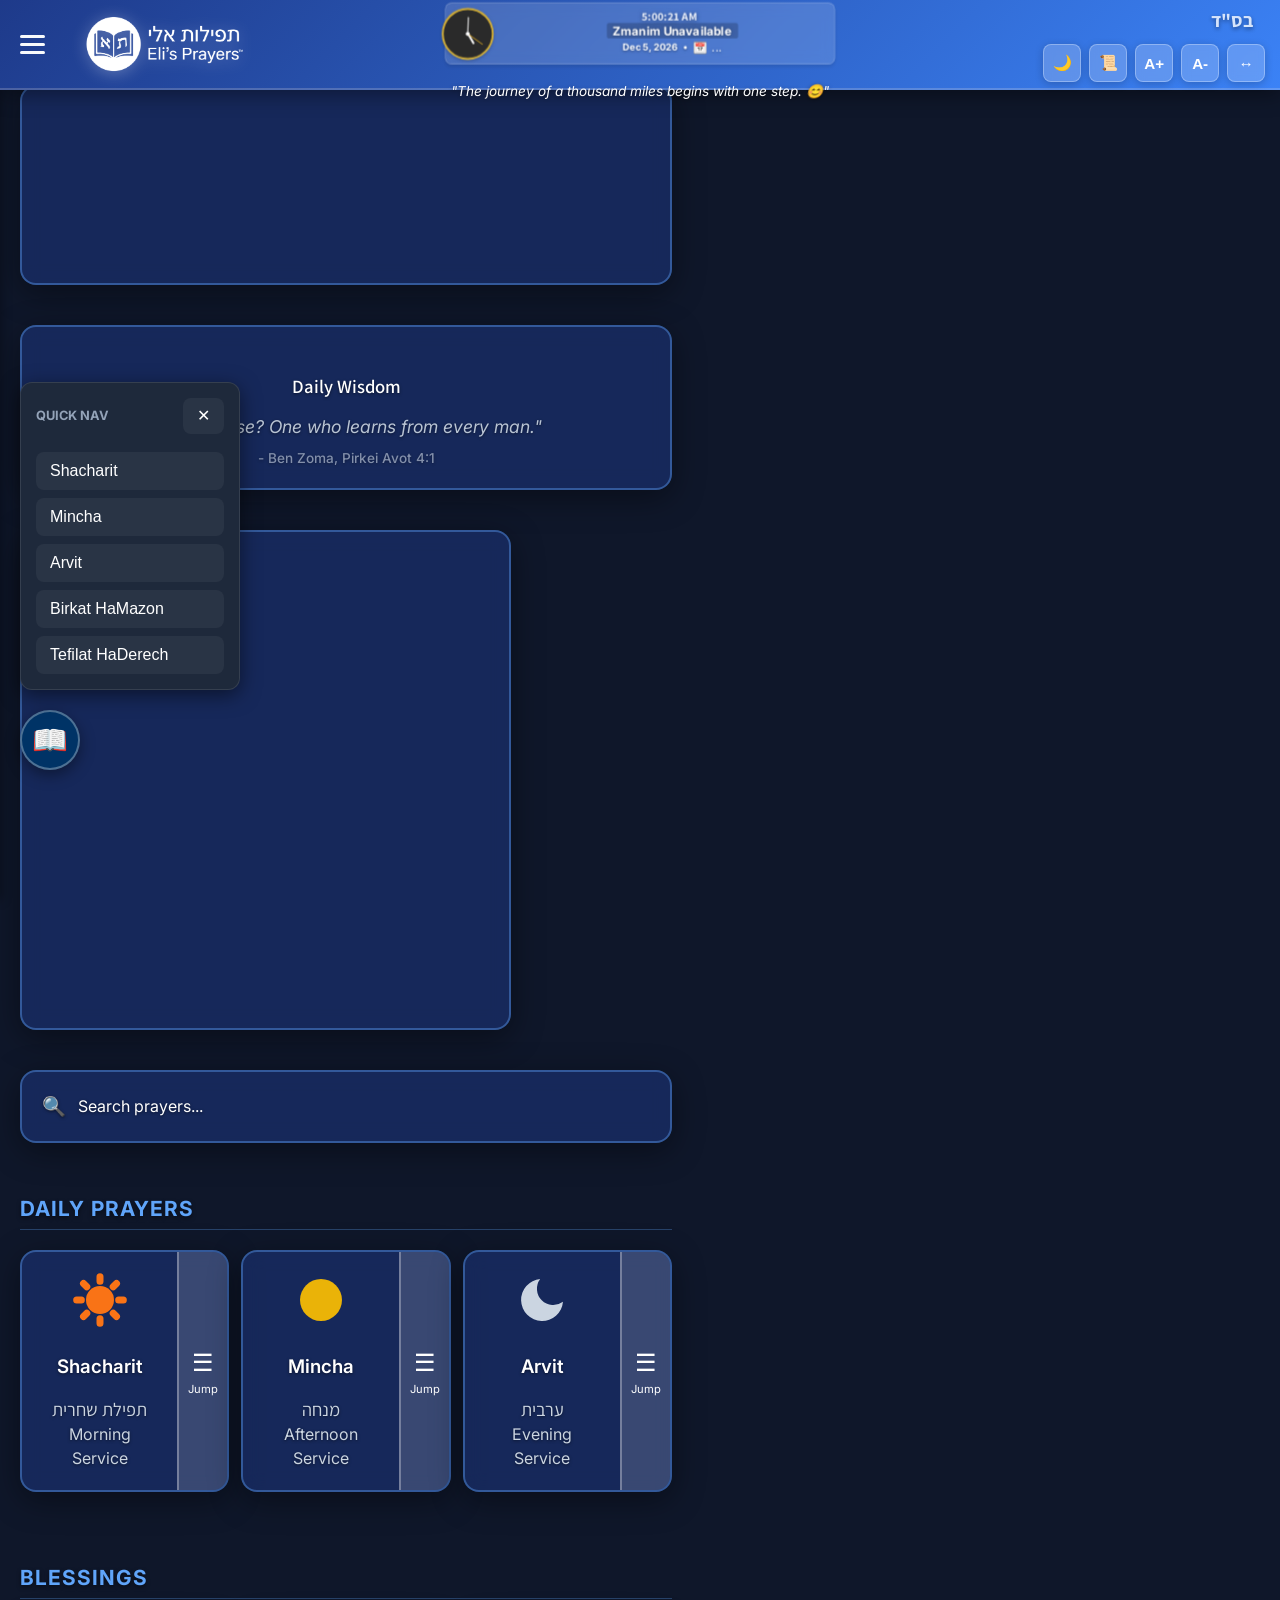
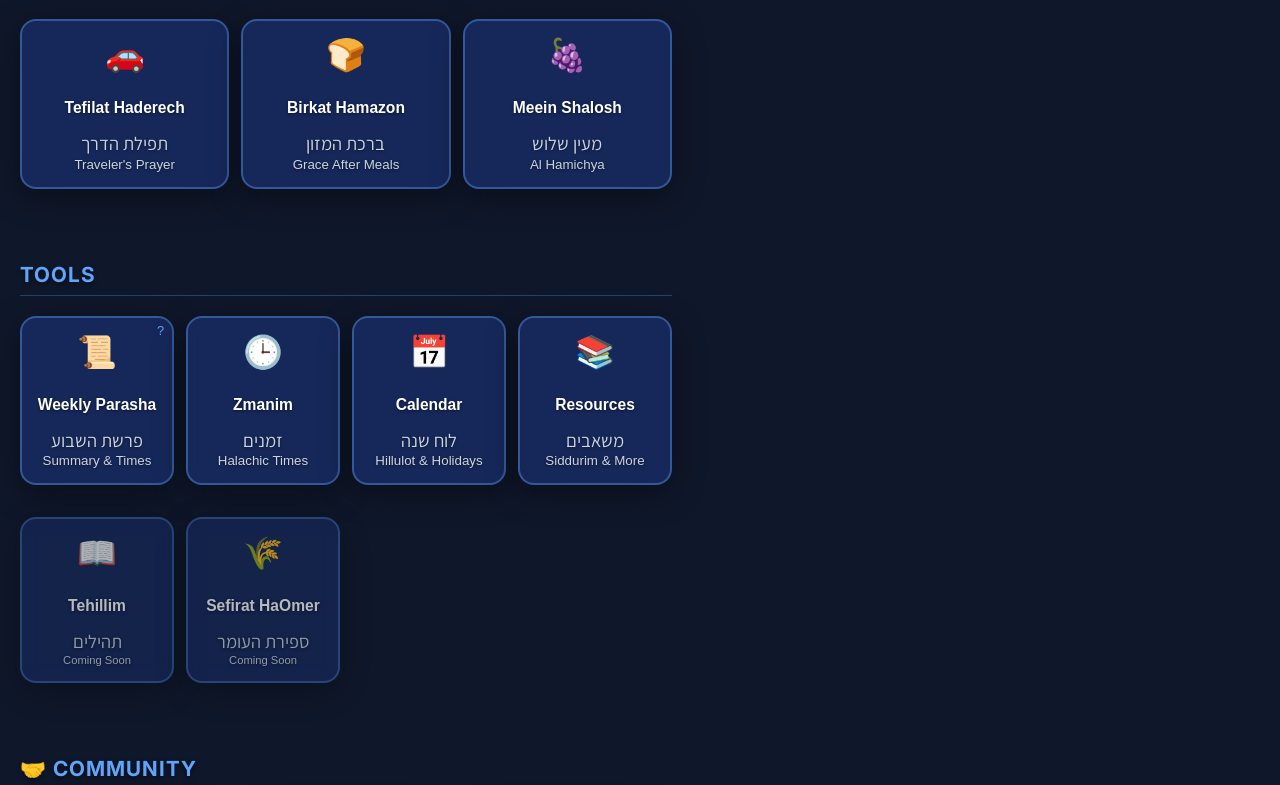
<file: index.html>
﻿<!DOCTYPE html>

<html lang="en">



<head>

    <meta charset="UTF-8">

    <meta name="viewport" content="width=device-width, initial-scale=1.0">

    <title>All in One Prayer App</title>

    <!-- Error Reporter -->

    <script>

        window.onerror = function (msg, url, line) {

            // Ignore cross-origin errors from weather widgets (Line 0)

            if (line === 0 || msg === 'Script error.') {

                return true; // Suppress the error

            }

            var div = document.createElement('div');

            div.style.cssText = 'position:fixed;top:0;left:0;right:0;background:red;color:white;z-index:99999;padding:10px;font-family:monospace;border-bottom:2px solid black;';

            div.innerText = '\u26A0\uFE0F ERROR: ' + msg + ' (Line ' + line + ')';

            document.body.appendChild(div);

        };

    </script>

    <link rel="stylesheet" href="css/styles_v2.css">

    <link rel="stylesheet" href="css/overhaul.css">

    <link rel="stylesheet" href="css/recovery.css">

    <link rel="stylesheet" href="css/restoration.css">

    <link rel="manifest" href="manifest.json">

    <script src="js/config.js"></script>

    <link
        href="https://fonts.googleapis.com/css2?family=Amiri:ital,wght@0,400;0,700;1,400&family=Assistant:wght@400;500;600;700&family=Inter:wght@400;500;600&family=Outfit:wght@300;400;500&display=swap"
        rel="stylesheet">

    <!-- Inline Critical CSS -->

    <style>
        /* Force visibility defaults - Improved Dark Mode */

        body {

            background: linear-gradient(135deg, #0f172a 0%, #1e3a8a 100%);

            color: #ffffff;

        }



        .hidden {

            display: none !important;

        }
    </style>

    <!-- ENHANCED HEADER & LAYOUT STYLES -->
    <style>
        /* IMPROVED HEADER: Modern, clean design with better spacing */
        header.navbar {
            height: 70px !important;
            display: flex !important;
            align-items: center !important;
            z-index: 9999 !important;
            overflow: visible !important;
            position: fixed !important;
            top: 0 !important;
            left: 0 !important;
            right: 0 !important;
            background: linear-gradient(135deg, #1e3a8a 0%, #3b82f6 100%) !important;
            border-bottom: 2px solid rgba(255, 255, 255, 0.2) !important;
            box-shadow: 0 4px 20px rgba(0, 0, 0, 0.4) !important;
            padding: 0 15px !important;
        }

        /* Content spacing to clear enhanced header - REDUCED GAP */
        #main-container,
        .content-area {
            margin-top: 75px !important;
            padding-top: 0 !important;
            padding-bottom: 80px !important;
        }

        .view,
        .home-container,
        .container {
            padding-top: 0 !important;
            margin-top: 0 !important;
        }

        /* ENHANCED CLOCK: Better visibility and styling */
        .clock-wrapper {
            transform: scale(0.65) !important;
            transform-origin: center center !important;
            margin: 0 !important;
            padding: 8px 15px !important;
            max-width: 200px !important;
            background: rgba(255, 255, 255, 0.15) !important;
            border-radius: 10px !important;
            border: 1px solid rgba(255, 255, 255, 0.3) !important;
        }

        /* IMPROVED TIME DISPLAY - BETTER CONTRAST */
        .time-display,
        #header-time {
            color: #ffffff !important;
            font-size: 1.1rem !important;
            font-weight: 700 !important;
            text-shadow: 0 2px 8px rgba(0, 0, 0, 0.5) !important;
        }

        /* IMPROVED DATE AND TEXT - BETTER VISIBILITY */
        .clock-text,
        #header-date,
        #header-hebrew-date,
        #zman-countdown,
        #daily-quote {
            color: #ffffff !important;
            text-shadow: 0 1px 4px rgba(0, 0, 0, 0.4) !important;
        }

        /* IMPROVED LOGO: Better sizing and hover effect */
        .logo-wrapper {
            transition: transform 0.3s ease !important;
            cursor: pointer !important;
        }

        .logo-wrapper:hover {
            transform: scale(1.05) !important;
        }

        #app-logo {
            height: 60px !important;
            width: auto !important;
            max-height: none !important;
            filter: brightness(1.1) drop-shadow(0 2px 8px rgba(255, 255, 255, 0.3)) !important;
        }

        /* ENHANCED HEADER CONTROLS: Better button styling */
        .header-controls button {
            padding: 6px 10px !important;
            border-radius: 8px !important;
            font-size: 0.95rem !important;
            font-weight: 600 !important;
            transition: all 0.2s ease !important;
            border: 1px solid rgba(255, 255, 255, 0.3) !important;
            background: rgba(255, 255, 255, 0.2) !important;
            color: #ffffff !important;
            box-shadow: 0 2px 8px rgba(0, 0, 0, 0.2) !important;
        }

        .header-controls button:hover {
            background: rgba(255, 255, 255, 0.3) !important;
            transform: translateY(-2px) !important;
            box-shadow: 0 4px 12px rgba(0, 0, 0, 0.3) !important;
        }

        /* ENHANCED BSD TEXT: More prominent and visible */
        .bsd-text {
            font-size: 1.2rem !important;
            font-weight: 700 !important;
            color: #fbbf24 !important;
            text-shadow: 0 2px 6px rgba(0, 0, 0, 0.5) !important;
            margin-right: 12px !important;
        }

        /* FONT SIZE: ONLY affects actual prayer text paragraphs - NOT titles, options, or instructions */
        #prayer-text .prayer-paragraph,
        #prayer-view .prayer-paragraph,
        #birkat-view .prayer-paragraph,
        #meein-view .prayer-paragraph,
        #haderech-view .prayer-paragraph,
        .prayer-content .prayer-paragraph {
            font-size: var(--prayer-font-size, 1.4rem) !important;
            line-height: 1.5 !important;
        }

        /* Optional prayers and instructions should ALSO scale with font size */
        .optional-prayer p,
        .optional-prayer .hebrew-text,
        .prayer-instruction p {
            font-size: var(--prayer-font-size, 1.4rem) !important;
        }

        /* Titles and headers: FIXED SIZE - do NOT scale */
        .prayer-main-title,
        .prayer-header,
        .prayer-subtitle,
        h2.prayer-main-title,
        h3.prayer-header,
        h4.prayer-subtitle {
            font-size: 1.1rem !important;
            /* Fixed size */
        }

        .bracha-start {
            font-weight: 800 !important;
            font-size: 1.1em !important;
        }

        /* BOOK ICON: Raised higher - 120px from bottom */
        #prayer-fab-container {
            bottom: 120px !important;
            left: 20px !important;
            z-index: 10000 !important;
        }

        /* PARCHMENT MODE: CSS gradient (no image dependency) */
        body.parchment-active #prayer-view .prayer-content-wrapper,
        body.parchment-active #birkat-view .glass-card,
        body.parchment-active #meein-view .glass-card,
        body.parchment-active #haderech-view .glass-card {
            background: linear-gradient(to bottom, #f4ead5 0%, #e8dcc0 50%, #f4ead5 100%) !important;
            background-color: #f4ead5 !important;
            border: 2px double #c4a775 !important;
        }

        body.parchment-active #prayer-text,
        body.parchment-active .prayer-paragraph {
            color: #3d2c1e !important;
        }

        /* Parchment mode should NOT change header, sidebar, home cards */
        body.parchment-active header.navbar,
        body.parchment-active .sidebar,
        body.parchment-active #home-view,
        body.parchment-active .grid-menu .card {
            background-image: none !important;
            background: inherit !important;
        }

        /* IN-PRAYER SECTION NAV BUTTON (floating) */
        #section-nav-fab {
            position: fixed;
            bottom: 140px;
            left: 25px;
            width: 50px;
            height: 50px;
            border-radius: 50%;
            background: var(--gold, #fbbf24);
            color: black;
            border: none;
            font-size: 1.5rem;
            cursor: pointer;
            z-index: 10001;
            box-shadow: 0 4px 15px rgba(0, 0, 0, 0.3);
            display: none;
            /* Hidden by default, shown in prayer view */
        }

        #section-nav-fab:hover {
            transform: scale(1.1);
        }

        /* Show in prayer views */
        #prayer-view:not(.hidden)~#section-nav-fab,
        body:has(#prayer-view:not(.hidden)) #section-nav-fab {
            display: flex !important;
            align-items: center;
            justify-content: center;
        }

        /* ENHANCED CARDS: Modern glass-morphism design with better contrast */
        .card,
        .glass-card {
            background: rgba(30, 58, 138, 0.5) !important;
            backdrop-filter: blur(10px) !important;
            border: 2px solid rgba(96, 165, 250, 0.4) !important;
            border-radius: 16px !important;
            box-shadow: 0 8px 32px rgba(0, 0, 0, 0.4) !important;
            transition: all 0.3s ease !important;
        }

        .card:hover,
        .glass-card:hover {
            transform: translateY(-4px) !important;
            box-shadow: 0 12px 40px rgba(59, 130, 246, 0.5) !important;
            border-color: rgba(147, 197, 253, 0.6) !important;
            background: rgba(30, 58, 138, 0.7) !important;
        }

        /* BETTER TEXT VISIBILITY ON CARDS */
        .card h3,
        .glass-card h3,
        .card p,
        .glass-card p {
            color: #ffffff !important;
            text-shadow: 0 1px 3px rgba(0, 0, 0, 0.5) !important;
        }

        .hebrew-text {
            color: #fbbf24 !important;
            text-shadow: 0 1px 3px rgba(0, 0, 0, 0.5) !important;
        }

        /* SECTION HEADERS - BETTER VISIBILITY */
        .section-header,
        h3.section-header {
            color: #60a5fa !important;
            font-size: 1.3rem !important;
            font-weight: 700 !important;
            text-shadow: 0 2px 4px rgba(0, 0, 0, 0.5) !important;
            margin-top: 30px !important;
            margin-bottom: 20px !important;
        }

        /* CARD SPLIT ACTION STYLES: Enhanced appearance */
        .card.prayer-card {
            display: flex !important;
            flex-direction: row !important;
            align-items: stretch !important;
            padding: 0 !important;
            overflow: hidden;
        }

        .card-content {
            flex: 1;
            padding: 20px;
            cursor: pointer;
            display: flex;
            flex-direction: column;
            align-items: center;
            justify-content: center;
        }

        .card-action-side {
            width: 50px;
            background: rgba(255, 255, 255, 0.15) !important;
            border-left: 2px solid rgba(255, 255, 255, 0.3) !important;
            display: flex;
            flex-direction: column;
            align-items: center;
            justify-content: center;
            cursor: pointer;
            transition: all 0.3s ease !important;
            color: #ffffff !important;
        }

        .card-action-side:hover {
            background: rgba(251, 191, 36, 0.8) !important;
            color: #000000 !important;
            transform: scale(1.05) !important;
        }

        /* TOC Modal Styles - Enhanced */
        div#toc-modal {
            position: fixed;
            top: 0;
            left: 0;
            width: 100%;
            height: 100%;
            background: rgba(0, 0, 0, 0.9);
            z-index: 100000;
            display: flex;
            justify-content: center;
            align-items: center;
            backdrop-filter: blur(8px);
        }

        .modal-list {
            background: linear-gradient(135deg, #1e3a8a 0%, #3b82f6 100%);
            padding: 25px;
            border-radius: 16px;
            width: 320px;
            max-height: 80vh;
            overflow-y: auto;
            border: 2px solid rgba(147, 197, 253, 0.6);
            display: flex;
            flex-direction: column;
            gap: 12px;
            box-shadow: 0 10px 50px rgba(0, 0, 0, 0.8);
        }

        .modal-list button {
            background: rgba(255, 255, 255, 0.2);
            border: 2px solid rgba(255, 255, 255, 0.3);
            color: white;
            padding: 14px;
            border-radius: 10px;
            text-align: center;
            cursor: pointer;
            font-size: 1.1rem;
            font-weight: 600;
            transition: all 0.3s ease;
            text-shadow: 0 1px 3px rgba(0, 0, 0, 0.5);
        }

        .modal-list button:hover {
            background: rgba(251, 191, 36, 0.9);
            color: #000000;
            transform: scale(1.03);
            box-shadow: 0 4px 15px rgba(251, 191, 36, 0.5);
        }
    </style>

</head>



<body>

    <!-- Sidebar Overlay -->

    <div class="sidebar-overlay" id="sidebar-overlay" onclick="window.closeSidebar()"></div>



    <!-- Sidebar Menu -->
    <nav class="sidebar" id="sidebar">
        <h3 style="color: white; margin-bottom: 20px;">Menu</h3>
        <div class="sidebar-nav">
            <a href="#" onclick="window.goHome(); window.closeSidebar();">Home</a>
            <a href="#" onclick="window.setupView('shacharit'); window.closeSidebar();">Shacharit</a>
            <a href="#" onclick="window.setupView('mincha'); window.closeSidebar();">Mincha</a>
            <a href="#" onclick="window.setupView('arvit'); window.closeSidebar();">Arvit</a>
            <a href="#" onclick="window.setupView('birkat'); window.closeSidebar();">Birkat HaMazon</a>
            <a href="#" onclick="window.setupView('meein'); window.closeSidebar();">Al Hamichya</a>
            <a href="#" onclick="window.setupView('haderech'); window.closeSidebar();">Tefilat HaDerech</a>
            <a href="#" onclick="window.setupView('tehillim'); window.closeSidebar();">Tehillim</a>
            <a href="#" onclick="window.setupView('parasha'); window.closeSidebar();">Parasha</a>
        </div>
    </nav>



    <div id="app">

        <header class="navbar glass">

            <div class="header-left">

                <!-- Hamburger Menu Left of Logo -->
                <div class="hamburger-menu" onclick="window.toggleSidebar()">
                    <span></span>
                    <span></span>
                    <span></span>
                </div>

                <button id="back-btn" class="hidden" aria-label="Go Back" onclick="window.goHome()">
                    <svg xmlns="http://www.w3.org/2000/svg" width="32" height="32" viewBox="0 0 24 24" fill="none"
                        stroke="currentColor" stroke-width="3" stroke-linecap="round" stroke-linejoin="round">
                        <path d="m15 18-6-6 6-6" />
                    </svg>
                </button>

                <div class="logo-wrapper" onclick="window.goHome()">
                    <img id="app-logo" src="img/logo-dark.png" alt="Eli's Prayers"
                        style="height: 90px !important; width: auto !important; max-height: none !important;">
                </div>

            </div>

            <div class="header-center">

                <h1 id="page-title" class="hidden">Eli's Prayers</h1>

                <div class="clock-wrapper">

                    <div id="analog-clock" class="clock-face">
                        <div class="hand hour-hand"></div>
                        <div class="hand minute-hand"></div>
                        <div class="hand second-hand"></div>
                        <div class="center-dot"></div>
                    </div>

                    <div class="clock-text"
                        style="display: flex; flex-direction: column; align-items: flex-start; justify-content: center; line-height: 1.1;">
                        <div class="time-row" style="display: flex; align-items: baseline; gap: 8px;">
                            <span id="header-time" class="time-display"
                                style="font-family: 'Assistant', sans-serif; color: #fbbf24; font-weight: 700; letter-spacing: 0.5px; text-shadow: 0 2px 4px rgba(0,0,0,0.3);">--:--:--</span>
                            <span id="bdi-avad-inline"
                                style="font-size: 0.75rem; color: rgba(255,255,255,0.6); white-space: nowrap;"></span>
                        </div>
                        <div class="countdown-row"
                            style="display: flex; align-items: center; gap: 8px; font-size: 0.8rem; color: white;">
                            <span id="zman-countdown" style="font-weight: 500;">Loading...</span>
                        </div>
                        <div class="date-row"
                            style="font-size: 0.8rem; color: rgba(255,255,255,0.8); display: flex; gap: 8px;">
                            <span id="header-date">...</span>
                            <span>•</span>
                            <button id="calendar-btn-clock" onclick="window.setupView('calendar')"
                                title="View Calendar">📅</button>
                            <span id="header-hebrew-date" class="hebrew-text">...</span>
                        </div>
                    </div>

                </div>
                <!-- Quote Moved Under Clock -->
                <span id="daily-quote">"Shiviti Hashem Lenegdi Tamid"</span>

            </div>

            <div class="header-right-group">

                <span class="bsd-text">&#1489;&#1505;"&#1491;</span>

                <div class="header-controls">

                    <!-- Search Moved to Prayer Nav -->

                    <button id="theme-btn" onclick="window.toggleTheme()" aria-label="Toggle Theme"
                        title="Dark/Light Mode">&#127769;</button>

                    <button id="parchment-btn" onclick="window.togglePrayerBg()" aria-label="Toggle Prayer Background"
                        title="Prayer Background">&#128220;</button>

                    <button id="font-plus" onclick="window.adjustPrayerFont(0.1)" aria-label="Increase Prayer Font"
                        title="Larger Text">A+</button>

                    <button id="font-minus" onclick="window.adjustPrayerFont(-0.1)" aria-label="Decrease Prayer Font"
                        title="Smaller Text">A-</button>

                    <button id="align-btn" onclick="window.toggleAlign()" aria-label="Toggle Alignment"
                        title="Align Text">&#8596;</button>

                </div>

            </div>

        </header>



        <main id="main-container" class="content-area" style="margin-top: 85px !important; padding-top: 0 !important;">

            <!-- Home -->

            <section id="home-view" class="view active" style="padding-top: 0 !important; margin-top: 0 !important;">

                <div class="home-container" style="margin-top: 0 !important;">

                    <!-- Left Column: Menu -->

                    <div class="home-left">

                        <!-- Centered Welcome -->

                        <div class="welcome-banner text-center" style="margin-bottom: 10px;">

                            <h1 id="welcome-msg" style="font-size: 1.4rem; color: #60a5fa;">

                                Welcome to My All-in-One Prayer App</h1>

                            <p style="font-size: 0.85rem; opacity: 0.85; margin-top: 3px;">Your complete Edot HaMizrach

                                Siddur</p>

                        </div>



                        <!-- TOP WIDGET ROW: Weather + Wisdom | Zmanim -->

                        <div class="widget-row"
                            style="display: flex; justify-content: space-between; align-items: flex-start; gap: 20px; margin-bottom: 20px; flex-wrap: wrap;">


                            <!-- Left Side: Weather + Daily Wisdom -->
                            <div style="flex: 1; min-width: 350px; display: flex; flex-direction: column; gap: 20px;">

                                <!-- WEATHER WIDGET (Fouita) -->
                                <div class="weather-section glass-card"
                                    style="padding: 15px; border-radius: 20px; overflow: hidden; min-height: 200px;">
                                    <div data-key="Horizontal Weather" class="ft" id="ftuhkgl9ak"></div>
                                    <script src="https://wdg.fouita.com/widgets/0x3ab568.js"></script>
                                </div>

                                <!-- DAILY WISDOM CARD -->
                                <div class="glass-card"
                                    style="padding: 20px; border-radius: 20px; text-align: center; border: 1px solid rgba(255,255,255,0.1);">
                                    <h3
                                        style="margin-bottom: 10px; color: #fbbf24; font-family: Assistant, sans-serif;">
                                        Daily Wisdom</h3>
                                    <p style="font-style: italic; opacity: 0.9; font-size: 1.1rem; line-height: 1.4;">
                                        "Who is wise? One who learns from every man."</p>
                                    <p style="font-size: 0.85rem; margin-top: 8px; opacity: 0.6; font-weight: 500;">-
                                        Ben Zoma, Pirkei Avot 4:1</p>
                                </div>

                            </div>

                            <!-- ZMANIM WIDGET (Internal Custom Style) -->
                            <div id="home-zmanim-container" class="glass-card"
                                style="flex: 1; min-width: 350px; max-width: 400px; padding: 20px; border-radius: 20px; overflow: hidden; min-height: 500px; max-height: 500px; display: block;">
                                <div id="zmanim-card-content">
                                    <div style="text-align: center; margin-top: 50px;">Loading Times...</div>
                                </div>
                            </div>

                        </div>



                        <!-- SEARCH BAR -->
                        <div class="search-bar-container glass-card" onclick="window.toggleSearch()"
                            style="margin-bottom: 25px; display: flex; align-items: center; padding: 12px 20px; cursor: pointer; transition: transform 0.2s;">
                            <span style="font-size: 1.2rem; margin-right: 12px;">&#128269;</span>
                            <span style="color: rgba(255,255,255,0.6); font-size: 1rem;">Search prayers...</span>
                        </div>

                        <h3 class="section-header">DAILY PRAYERS</h3>

                        <div class="grid-menu">

                            <!-- Shacharit Split Card -->
                            <div class="card glass-card prayer-card">
                                <div class="card-content" onclick="window.setupView('shacharit')">
                                    <svg class="prayer-icon" width="56" height="56" viewBox="0 0 24 24" fill="#F97316">
                                        <circle cx="12" cy="12" r="6" />
                                        <path stroke="#F97316" stroke-width="3" stroke-linecap="round"
                                            d="M12 2V4 M12 20V22 M4 12H2 M22 12H20 M19.07 4.93L17.66 6.34 M6.34 17.66L4.93 19.07 M4.93 4.93L6.34 6.34 M17.66 17.66L19.07 19.07" />
                                    </svg>
                                    <h3>Shacharit</h3>
                                    <p class="hebrew-text" style="direction: rtl;">תפילת שחרית</p>
                                    <p>Morning Service</p>
                                </div>
                                <div class="card-action-side" onclick="window.openSectionModal('shacharit', event)">
                                    <span style="font-size: 1.5rem;">☰</span>
                                    <span style="font-size:0.7rem;">Jump</span>
                                </div>
                            </div>

                            <!-- Mincha Split Card -->
                            <div class="card glass-card prayer-card">
                                <div class="card-content" onclick="window.setupView('mincha')">
                                    <svg class="prayer-icon" width="56" height="56" viewBox="0 0 24 24">
                                        <circle cx="12" cy="12" r="9" fill="#EAB308" />
                                    </svg>
                                    <h3>Mincha</h3>
                                    <p class="hebrew-text" style="direction: rtl;">מנחה</p>
                                    <p>Afternoon Service</p>
                                </div>
                                <div class="card-action-side" onclick="window.openSectionModal('mincha', event)">
                                    <span style="font-size: 1.5rem;">☰</span>
                                    <span style="font-size:0.7rem;">Jump</span>
                                </div>
                            </div>

                            <!-- Arvit Split Card -->
                            <div class="card glass-card prayer-card">
                                <div class="card-content" onclick="window.setupView('arvit')">
                                    <svg class="prayer-icon" width="56" height="56" viewBox="0 0 24 24">
                                        <path d="M21 12.79A9 9 0 1 1 11.21 3 7 7 0 0 0 21 12.79z" fill="#CBD5E1" />
                                    </svg>
                                    <h3>Arvit</h3>
                                    <p class="hebrew-text" style="direction: rtl;">ערבית</p>
                                    <p>Evening Service</p>
                                </div>
                                <div class="card-action-side" onclick="window.openSectionModal('arvit', event)">
                                    <span style="font-size: 1.5rem;">☰</span>
                                    <span style="font-size:0.7rem;">Jump</span>
                                </div>
                            </div>

                        </div>



                        <!-- BLESSINGS SECTION -->

                        <h3 class="section-header">BLESSINGS</h3>

                        <div class="grid-menu">

                            <button class="card glass-card" onclick="window.setupView('haderech')">

                                <span class="icon">&#128663;</span>

                                <h3>Tefilat Haderech</h3>
                                <p class="hebrew-text" style="direction: rtl;">&#1514;&#1508;&#1497;&#1500;&#1514;
                                    &#1492;&#1491;&#1512;&#1498;</p>
                                <p>Traveler's Prayer</p>

                            </button>

                            <button class="card glass-card" onclick="window.setupView('birkat')">

                                <span class="icon">&#127838;</span>

                                <h3>Birkat Hamazon</h3>
                                <p class="hebrew-text" style="direction: rtl;">&#1489;&#1512;&#1499;&#1514;
                                    &#1492;&#1502;&#1494;&#1493;&#1503;</p>
                                <p>Grace After Meals</p>

                            </button>

                            <button class="card glass-card" onclick="window.setupView('meein-view')">

                                <span class="icon">&#127815;</span>

                                <h3>Meein Shalosh</h3>
                                <p class="hebrew-text" style="direction: rtl;">&#1502;&#1506;&#1497;&#1503;
                                    &#1513;&#1500;&#1493;&#1513;</p>
                                <p>Al Hamichya</p>

                            </button>

                        </div>



                        <!-- TOOLS SECTION -->

                        <h3 class="section-header">TOOLS</h3>

                        <div class="grid-menu">

                            <button class="card glass-card featured-gold" onclick="window.setupView('parasha')">

                                <span class="icon">&#128220;</span>

                                <h3>Weekly Parasha</h3>
                                <p class="hebrew-text" style="direction: rtl;">&#1508;&#1512;&#1513;&#1514;
                                    &#1492;&#1513;&#1489;&#1493;&#1506;</p>
                                <p>Summary & Times</p>

                            </button>

                            <button class="card glass-card" onclick="window.setupView('zmanim')">

                                <span class="icon">&#128338;</span>

                                <h3>Zmanim</h3>
                                <p class="hebrew-text" style="direction: rtl;">&#1494;&#1502;&#1504;&#1497;&#1501;</p>
                                <p>Halachic Times</p>

                            </button>

                            <button class="card glass-card" onclick="window.setupView('calendar')"> <span
                                    class="icon">&#128197;</span>

                                <h3>Calendar</h3>
                                <p class="hebrew-text" style="direction: rtl;">&#1500;&#1493;&#1495;
                                    &#1513;&#1504;&#1492;</p>
                                <p>Hillulot & Holidays</p>

                            </button>

                            <button class="card glass-card" onclick="window.setupView('resources')"> <span
                                    class="icon">&#128218;</span>

                                <h3>Resources</h3>
                                <p class="hebrew-text" style="direction: rtl;">
                                    &#1502;&#1513;&#1488;&#1489;&#1497;&#1501;</p>
                                <p>Siddurim & More</p>

                            </button>

                            <button class="card glass-card" onclick="window.setupView('tehillim')"
                                style="opacity: 0.7;">

                                <span class="icon">&#128214;</span>

                                <h3>Tehillim</h3>
                                <p class="hebrew-text" style="direction: rtl;">
                                    &#1514;&#1492;&#1497;&#1500;&#1497;&#1501;</p>
                                <p style="font-size: 0.7rem;">Coming Soon</p>

                            </button>

                            <button class="card glass-card" onclick="window.setupView('omer')" style="opacity: 0.7;">

                                <span class="icon">&#127806;</span>

                                <h3>Sefirat HaOmer</h3>
                                <p class="hebrew-text" style="direction: rtl;">&#1505;&#1508;&#1497;&#1512;&#1514;
                                    &#1492;&#1506;&#1493;&#1502;&#1512;</p>
                                <p style="font-size: 0.7rem;">Coming Soon</p>

                            </button>

                        </div>



                        <!-- COMMUNITY SECTION -->

                        <h3 class="section-header">&#129309; Community</h3>

                        <div class="grid-menu">

                            <button class="card glass-card featured" onclick="window.setupView('announcements')"> <span
                                    class="icon">&#128227;</span>

                                <h3>Announcements</h3>

                                <p>Updates & News</p>

                            </button>

                            <button class="card glass-card" onclick="window.setupView('donate')"> <span
                                    class="icon">&#128176;</span>

                                <h3>Donate</h3>

                                <p>Support</p>

                            </button>

                            <button class="card glass-card featured" onclick="window.setupView('store')"> <span
                                    class="icon">&#128085;</span>

                                <h3>Merch Store</h3>

                                <p>Custom T-Shirts</p>

                            </button>

                        </div>

                    </div>

                </div>

    </div>

    </section>



    <!-- Prayer View -->

    <section id="prayer-view" class="view hidden" style="padding-top: 0 !important; margin-top: 0 !important;">

        <div class="prayer-content-wrapper glass-card">

            <div id="prayer-text" class="hebrew-text" dir="rtl"></div>

        </div>

        <!-- Back to Top Button -->

        <button id="back-to-top" class="hidden" onclick="window.scrollToTop()" aria-label="Back to Top">

            <svg width="24" height="24" viewBox="0 0 24 24" fill="none" stroke="currentColor" stroke-width="2">
                <path d="m18 15-6-6-6 6" />
            </svg>

        </button>

    </section>



    <!-- Parasha View -->

    <section id="parasha-view" class="view hidden">

        <div class="glass-card">

            <h2 id="parasha-title">Weekly Parasha</h2>

            <p class="subtitle" id="parasha-date">Date</p>



            <div class="parasha-content-grid">

                <div class="parasha-section">

                    <h3>Summary</h3>

                    <div id="parasha-summary">Loading...</div>

                </div>
                <div class="parasha-section">

                    <h3>Shabbat Times</h3>

                    <div id="parasha-times">Loading...</div>

                </div>

            </div>



            <div class="parasha-extras">

                <h3>For the Kids</h3>

                <div id="parasha-kids">Loading...</div>

            </div>



            <div class="parasha-resources">

                <h3>Printable Resources</h3>

                <div id="parasha-links">Loading...</div>

            </div>

        </div>

    </section>



    <!-- Zmanim View (Full) -->

    <section id="zmanim-view" class="view hidden">

        <div class="glass-card full-width-card">

            <h2>Halachic Times</h2>

            <!-- Same script but for full view -->

            <div id="zmanim-embed-full">

                <script type="text/javascript" charset="UTF-8" language="javascript"
                    src="https://www.myzmanim.com/widget.aspx?lang=en&mode=Standard&fsize=15&fcolor=003BBE&hcolor=EBF1FF&bcolor=C0C0C0&suf=t&key=lJNz9WDL7h2dNUB%2fUTF6cdiQ1rpfxj71%2fQlzQQxVostY%2fI5pBxQhOEtjLIUGatLPs6mjg2DqDqcjHG9bTX5UhBQughsoPvleGIP7YCZkVRILNwZ3J14u8%2bIqNmoY4DU%2f"></script>

            </div>

        </div>

    </section>



    <!-- Other Views -->

    <section id="calendar-view" class="view hidden">

        <div class="glass-card">

            <h2>Tzadikim Hillulot</h2>

            <p class="subtitle">Commemorating our Sages</p>

            <div id="calendar-content" class="rabbis-grid">

                <!-- JS renders here -->

            </div>

        </div>

    </section>



    <!-- Tefilat Haderech View -->

    <section id="haderech-view" class="view hidden">

        <div class="glass-card" style="padding: 15px;">

            <h2>&#1514;&#1508;&#1497;&#1500;&#1514; &#1492;&#1491;&#1512;&#1498;</h2>

            <p class="subtitle">Tefilat Haderech - Traveler's Prayer</p>



            <!-- Instructions Box -->

            <div class="optional-prayer" style="margin: 15px 0 20px 0; text-align: left; direction: ltr;">

                <span class="instruction" style="font-weight: 600;">When to say Tefilat HaDerech:</span>

                <p style="font-size: 0.9rem; margin-top: 8px;">Anyone making a journey of at least 72 minutes should

                    recite the following prayer preferably while standing, after leaving the city.</p>

            </div>



            <div id="haderech-text" class="hebrew-text" dir="rtl" style="font-size: 1.4rem; line-height: 2;">

                <!-- Introduction -->
                <p style="font-weight: 600; margin-bottom: 15px;">היוצא לדרך, לאחר שיצא מהעיר אומר תפלה זו:</p>

                <!-- Main Bracha -->
                <h3 class="prayer-header">הברכה</h3>

                <p><span class="bracha-start">יְהִי</span> רָצוֹן מִלְפָנֶיךָ יי אֱלֹהֵינוּ וֵאלֹהֵי אֲבוֹתֵינוּ,</p>

                <p>שֶׁתּוֹלִיכֵנוּ לְשָׁלוֹם וְתַצְעִידֵנוּ לְשָׁלוֹם וְתַדְרִיכֵנוּ לְשָׁלוֹם, (וְתִסְמְכֵנוּ
                    לְשָׁלוֹם),</p>

                <p>וְתַגִּיעֵנוּ לִמְחוֹז חֶפְצֵנוּ לְחַיִּים וּלְשִׂמְחָה וּלְשָׁלוֹם.</p>

                <div class="optional-prayer">
                    <span class="instruction">אם דעתו לחזור מיד אומר:</span>
                    <p>(וְתַחְזִירֵנוּ לְשָׁלוֹם)</p>
                </div>

                <p>וְתַצִּילֵנוּ מִכַּף כָּל אוֹיֵב וְאוֹרֵב וְלִסְטִים וְחַיּוֹת רָעוֹת בַּדֶּרֶךְ,</p>

                <p>וּמִכָּל מִינֵי פֻּרְעָנֻיּוֹת הַמִּתְרַגְּשׁוֹת לָבוֹא לָעוֹלָם,</p>

                <p>וְתִתְּנֵנוּ לְחֵן וּלְחֶסֶד וּלְרַחֲמִים בְּעֵינֶיךָ וּבְעֵינֵי כָל רֹאֵינוּ,</p>

                <p>כִּי אל שׁוֹמֵעַ תְּפִלָּה וְתַחֲנוּן אַתָּה.</p>

                <p><span class="bracha-start">בָּרוּךְ</span> אַתָּה (לפי נוסח ספרד יי) שׁוֹמֵעַ תְּפִלָּה:</p>

                <div class="prayer-section-break"></div>

                <!-- Additional Verses -->
                <h3 class="prayer-header">פסוקים נוספים</h3>

                <p>כִּי מַלְאָכָיו יְצַוֶּה לָךְ לִשְׁמָרְךָ בְּכָל דְּרָכֶיךָ:</p>

                <p>יי יִשְׁמָר צֵאתְךָ וּבוֹאֶךָ מֵעַתָּה וְעַד עוֹלָם:</p>

                <p>וְיַעֲקֹב הָלַךְ לְדַרְכּוֹ וַיִּפְגְּעוּ בוֹ מַלְאֲכֵי אֱלֹהִים.</p>

                <p>וַיֹּאמֶר יַעֲקֹב כַּאֲשֶׁר רָאָם:</p>

                <p>מַחֲנֵה אֱלֹהִים זֶה, וַיִּקְרָא שֵׁם הַמָּקוֹם הַהוּא מַחֲנָיִם.</p>

                <div class="prayer-section-break"></div>

                <!-- Birkat Kohanim -->
                <h3 class="prayer-header">ברכת כהנים</h3>

                <p>יְבָרֶכְךָ יי וְיִשְׁמְרֶךָ:</p>

                <p>יָאֵר יי פָּנָיו אֵלֶיךָ וִיחֻנֶּךָּ:</p>

                <p>יִשָּׂא יי פָּנָיו אֵלֶיךָ וְיָשֵׂם לְךָ שָׁלוֹם.</p>

            </div>

        </div>

    </section>



    <!-- Birkat Hamazon View -->


    <section id="birkat-view" class="view hidden">
        <div class="glass-card" style="padding: 15px;">
            <div id="birkat-text" class="hebrew-text" dir="rtl" style="font-size: 1.3rem; line-height: 2;">
                <!-- Birkat Hamazon - Correct Hebrew Text -->
                <!-- Introduction -->
                <h3 class="prayer-header">ברכת המזון</h3>
                <p style="font-weight: 600;">נוסח עדות המזרח</p>
                <p>יטול מים אחרונים, ויאמר:</p>

                <!-- Tehillim 67 -->
                <h4 class="prayer-subheader">תהילים מזמור ס"ז</h4>
                <p>לַמְנַצֵּח בִּנְגִינֹת מִזְמוֹר שִׁיר: אֱלֹהִים יְחָנֵּנוּ וִיבָרְכֵנוּ יָאֵר פָּנָיו אִתָּנוּ סֶלָה:
                    לָדַעַת
                    בָּאָרֶץ דַּרְכֶּךָ בְּכָל גּוֹיִם יְשׁוּעָתֶךָ: יוֹדוּךָ עַמִּים אֱלֹהִים יוֹדוּךָ עַמִּים כֻּלָּם:
                    יִשְׂמְחוּ
                    וִירַנְּנוּ לְאֻמִּים כִּי תִשְׁפֹּט עַמִּים מִישׁוֹר וּלְאֻמִּים בָּאָרֶץ תַּנְחֵם סֶלָה: יוֹדוּךָ
                    עַמִּים אֱלֹהִים
                    יוֹדוּךָ עַמִּים כֻּלָּם: אֶרֶץ נָתְנָה יְבוּלָהּ יְבָרְכֵנוּ אֱלֹהִים אֱלֹהֵינוּ: יְבָרְכֵנוּ
                    אֱלֹהִים וְיִירְאוּ
                    אֹתוֹ כָּל אַפְסֵי אָרֶץ:</p>

                <!-- Zimun -->
                <div class="optional-prayer">
                    <h4 class="prayer-subheader">זימון לפני ברכת המזון</h4>
                    <p class="instruction">כאשר משתתפים לפחות 3 גברים (או לחילופין 3 נשים)</p>
                    <p class="instruction">*כאשר משתתפים 10 אנשים בזימון, מוסיפים "אלוהינו" במהלך הזימון</p>

                    <p>אֲבָרְכָה אֶת יְהֹוָה בְּכָל עֵת תָּמִיד תְּהִלָּתוֹ בְּפִי: סוֹף דָּבָר הַכֹּל נִשְׁמָע אֶת
                        הָאֱלֹהִים יְרָא
                        וְאֶת מִצְוֹתָיו שְׁמֹר כִּי זֶה כָּל הָאָדָם: תְּהִלַּת יְהֹוָה יְדַבֵּר פִּי וִיבָרֵךְ כָּל
                        בָּשָׂר שֵׁם
                        קָדְשׁוֹ לְעוֹלָם וָעֶד: וַאֲנַחְנוּ נְבָרֵךְ יָה מֵעַתָּה וְעַד עוֹלָם הַלְלוּיָהּ: וַיְדַבֵּר
                        אֵלַי זֶה
                        הַשֻּׁלְחָן אֲשֶׁר לִפְנֵי יְהֹוָה:</p>

                    <p><strong>אומר המזמן:</strong> הַב לָן וְנִבְרִיךְ לְמַלְכָּא עִלָּאָה קַדִּישָׁא</p>
                    <p><strong>והמסובים עונים:</strong> שָּׁמַיִם</p>
                    <p><strong>ואומר המזמן:</strong> בִּרְשׁוּת מַלְכָּא עִלָּאָה קַדִּישָׁא (בסוכות: וּבִרְשׁוּת
                        שִׁבְעָה
                        אוּשְׁפִּיזִין עִלָּאִין קַדִּישִׁין) וברשותכם נְבָרֵךְ (בעשרה ויותר: אלהינו) שֶׁאָכַלְנוּ
                        מִשֶּׁלּוֹ.</p>
                    <p><strong>והמסובים עונים:</strong> בָּרוּךְ (בעשרה ויותר: אלהינו) שֶׁאָכַלְנוּ מִשֶּׁלּוֹ
                        וּבְטוּבוֹ חָיִינוּ.</p>
                    <p><strong>חוזר המזמן:</strong> בָּרוּךְ (בעשרה ויותר: אלהינו) שֶׁאָכַלְנוּ מִשֶּׁלּוֹ וּבְטוּבוֹ
                        חָיִינוּ.</p>
                </div>

                <div class="prayer-section-break"></div>

                <!-- Bracha 1 - Hazan -->
                <h3 id="bracha1" class="prayer-header">ברכה ראשונה - הזן</h3>
                <p><span class="bracha-start">בָּרוּךְ</span> אַתָּה יְהֹוָה, אֱלֹהֵינוּ מֶלֶךְ הָעוֹלָם, הָאֵל הַזָּן
                    אוֹתָנוּ וְאֶת
                    הָעוֹלָם כֻּלּוֹ בְּטוּבוֹ בְּחֵן בְּחֶסֶד בְּרֵיוַח וּבְרַחֲמִים רַבִּים. נֹתֵן לֶחֶם לְכָל
                    בָּשָׂר. כִּי לְעוֹלָם
                    חַסְדּוֹ: וּבְטוּבוֹ הַגָּדוֹל תָּמִיד לֹא חָסַר לָנוּ וְאַל יֶחְסַר לָנוּ מָזוֹן תָּמִיד לְעוֹלָם
                    וָעֶד. כִּי הוּא
                    אֵל זָן וּמְפַרְנֵס לַכֹּל וְשֻׁלְחָנוֹ עָרוּךְ לַכֹּל וְהִתְקִין מִחְיָה וּמָזוֹן לְכָל
                    בְּרִיּוֹתָיו אֲשֶׁר בָּרָא
                    בְרַחֲמָיו וּבְרוֹב חֲסָדָיו כָּאָמוּר. פּוֹתֵחַ אֶת יָדֶךָ וּמַשְׂבִּיעַ לְכָל חַי רָצוֹן: <span
                        class="bracha-start">בָּרוּךְ</span> אַתָּה יְהֹוָה, הַזָּן אֶת הַכֹּל:</p>

                <div class="prayer-section-break"></div>

                <!-- Bracha 2 - Nodeh -->
                <h3 id="bracha2" class="prayer-header">ברכה שניה - נודה</h3>
                <p><span class="bracha-start">נוֹדֶה</span> לְךָ יְהֹוָה אֱלֹהֵינוּ עַל שֶׁהִנְחַלְתָּ לַאֲבוֹתֵינוּ
                    אֶרֶץ חֶמְדָּה
                    טוֹבָה וּרְחָבָה בְּרִית וְתוֹרָה חַיִּים וּמָזוֹן. עַל שֶׁהוֹצֵאתָנוּ מֵאֶרֶץ מִצְרַיִם
                    וּפְדִיתָנוּ מִבֵּית
                    עֲבָדִים. וְעַל בְּרִיתְךָ שֶׁחָתַמְתָּ בִּבְשָׂרֵנוּ. וְעַל תּוֹרָתְךָ שֶׁלִּמַּדְתָּנוּ. וְעַל
                    חֻקֵּי רְצוֹנָךְ
                    שֶׁהוֹדַעְתָּנוּ. וְעַל חַיִּים וּמָזוֹן שֶׁאַתָּה זָן וּמְפַרְנֵס אוֹתָנוּ:</p>

                <!-- Al Hanissim -->
                <div class="optional-prayer">
                    <h4 class="prayer-subheader">בחנוכה ופורים אומרים על הניסים:</h4>
                    <p>וְעַל הַנִּסִּים וְעַל הַפֻּרְקָן. וְעַל הַגְּבוּרות. וְעַל הַתְּשׁוּעות וְעַל הַנִּפְלָאות וְעַל
                        הַנֶּחָמות
                        שֶׁעָשִׂיתָ לַאֲבותֵינוּ בַּיָּמִים הָהֵם בַּזְּמַן הַזֶּה:</p>

                    <p><strong>בחנוכה:</strong> בִּימֵי מַתִּתְיָה בֶן יוחָנָן כּהֵן גָּדול חַשְׁמונָאי וּבָנָיו
                        כְּשֶׁעָמְדָה מַלְכוּת
                        יָוָן הָרְשָׁעָה עַל עַמְּךָ יִשְׂרָאֵל לְשַׁכְּחָם תּורָתָךְ וּלְהַעֲבִירָם מֵחֻקֵּי רְצונָךְ.
                        וְאַתָּה
                        בְרַחֲמֶיךָ הָרַבִּים עָמַדְתָּ לָהֶם בְּעֵת צָרָתָם. רַבְתָּ אֶת רִיבָם. דַּנְתָּ אֶת דִּינָם.
                        נָקַמְתָּ אֶת
                        נִקְמָתָם. מָסַרְתָּ גִּבּורִים בְּיַד חַלָּשִׁים. וְרַבִּים בְּיַד מְעַטִּים. וּרְשָׁעִים
                        בְּיַד צַדִּיקִים.
                        וּטְמֵאִים בְּיַד טְהורִים. וְזֵדִים בְּיַד עוסְקֵי תורָתֶךָ. לְךָ עָשִׂיתָ שֵׁם גָּדול וְקָדושׁ
                        בְּעולָמָךְ.
                        וּלְעַמְּךָ יִשְׂרָאֵל עָשִׂיתָ תְּשׁוּעָה גְדולָה וּפֻרְקָן כְּהַיּום הַזֶּה. וְאַחַר כָּךְ
                        בָּאוּ בָנֶיךָ
                        לִדְבִיר בֵּיתֶכָה וּפִנּוּ אֶת הֵיכָלֶכָה. וְטִהֲרוּ אֶת מִקְדָּשֶׁכָה. וְהִדְלִיקוּ נֵרות
                        בְּחַצְרות קָדְשֶׁכָה.
                        וְקָבְעוּ שְׁמונַת יְמֵי חֲנֻכָּה אֵלּוּ בְּהַלֵּל וּבְהודָאָה. וְעָשִׂיתָ עִמָּהֶם נִסִּים
                        וְנִפְלָאות וְנודֶה
                        לְשִׁמְךָ הַגָּדול סֶלָה:</p>

                    <p><strong>בפורים:</strong> בִּימֵי מָרְדְּכַי וְאֶסְתֵּר בְּשׁוּשַׁן הַבִּירָה. כְּשֶׁעָמַד
                        עֲלֵיהֶם הָמָן
                        הָרָשָׁע. בִּקֵּשׁ לְהַשְׁמִיד לַהֲרוג וּלְאַבֵּד אֶת כָּל הַיְּהוּדִים מִנַּעַר וְעַד זָקֵן טַף
                        וְנָשִׁים
                        בְּיום אֶחָד בִּשְׁלשָׁה עָשָׂר לְחדֶשׁ שְׁנֵים עָשָׂר הוּא חדֶשׁ אֲדָר וּשְׁלָלָם לָבוז.
                        וְאַתָּה בְרַחֲמֶיךָ
                        הָרַבִּים הֵפַרְתָּ אֶת עֲצָתו. וְקִלְקַלְתָּ אֶת מַחֲשַׁבְתּו. וַהֲשֵׁבותָ לּו גְּמוּלו
                        בְּראשׁו. וְתָלוּ אותו
                        וְאֶת בָּנָיו עַל הָעֵץ. וְעָשִׂיתָ עִמָּהֶם נֵס וָפֶלֶא וְנודֶה לְשִׁמְךָ הַגָּדול סֶלָה:</p>
                </div>

                <p>וְעַל הַכֹּל יְהֹוָה אֱלֹהֵינוּ אֲנַחְנוּ מוֹדִים לָךְ וּמְבָרְכִים אֶת שְׁמָךְ כָּאָמוּר וְאָכַלְתָּ
                    וְשָׂבָעְתָּ.
                    וּבֵרַכְתָּ אֶת יְהֹוָה אֱלֹהֶיךָ עַל הָאָרֶץ הַטּוֹבָה אֲשֶׁר נָתַן לָךְ: <span
                        class="bracha-start">בָּרוּךְ</span> אַתָּה יְהֹוָה, עַל הָאָרֶץ וְעַל הַמָּזוֹן:</p>

                <div class="prayer-section-break"></div>

                <!-- Bracha 3 - Rachem -->
                <h3 id="bracha3" class="prayer-header">ברכה שלישית - רחם</h3>
                <p><span class="bracha-start">רַחֵם</span> יְהֹוָה אֱלֹהֵינוּ עָלֵינוּ וְעַל יִשְׂרָאֵל עַמָּךְ. וְעַל
                    יְרוּשָׁלַיִם
                    עִירָךְ. וְעַל הַר צִיּוֹן מִשְׁכַּן כְּבוֹדָךְ. וְעַל הֵיכָלָךְ. וְעַל מְעוֹנָךְ. וְעַל דְּבִירָךְ.
                    וְעַל הַבַּיִת
                    הַגָּדוֹל וְהַקָּדוֹשׁ שֶׁנִּקְרָא שִׁמְךָ עָלָיו. אָבִינוּ רְעֵנוּ זוּנֵנוּ. פַּרְנְסֵנוּ.
                    כַּלְכְּלֵנוּ.
                    הַרְוִיחֵנוּ, הַרְוַח לָנוּ מְהֵרָה מִכָּל צָרוֹתֵינוּ. וְנָא אַל תַּצְרִיכֵנוּ יְהֹוָה אֱלֹהֵינוּ
                    לִידֵי מַתְּנוֹת
                    בָּשָׂר וָדָם. וְלֹא לִידֵי הַלְוָאָתָם. אֶלָּא לְיָדְךָ הַמְּלֵאָה וְהָרְחָבָה. הָעֲשִׁירָה
                    וְהַפְּתוּחָה. יְהִי
                    רָצוֹן שֶׁלֹּא נֵבוֹשׁ בָּעוֹלָם הַזֶּה. וְלֹא נִכָּלֵם לְעוֹלָם הַבָּא. וּמַלְכוּת בֵּית דָּוִד
                    מְשִׁיחָךְ
                    תַּחֲזִירֶנָּה לִמְקוֹמָהּ בִּמְהֵרָה בְיָמֵינוּ:</p>

                <!-- Yaaleh Veyavo -->
                <div class="optional-prayer">
                    <h4 class="prayer-subheader">בראש חודש ובחול המועד אומרים "יעלה ויבוא":</h4>
                    <p>אֱלהֵינוּ וֵאלהֵי אֲבותֵינוּ יַעֲלֶה וְיָבא וְיַגִּיעַ וְיֵרָאֶה וְיֵרָצֶה וְיִשָּׁמַע וְיִפָּקֵד
                        וְיִזָּכֵר
                        זִכְרונֵנוּ וְזִכְרון אֲבותֵינוּ. זִכְרון יְרוּשָׁלַיִם עִירָךְ. וְזִכְרון מָשִׁיחַ בֶּן דָּוִד
                        עַבְדָּךְ.
                        וְזִכְרון כָּל עַמְּךָ בֵּית יִשְׂרָאֵל לְפָנֶיךָ לִפְלֵיטָה לְטובָה. לְחֵן לְחֶסֶד
                        וּלְרַחֲמִים. לְחַיִּים
                        טובִים וּלְשָׁלום. בְּיום:</p>
                    <p>בראש חודש - רֹאשׁ חֹדֶשׁ הַזֶּה:</p>
                    <p>בחול המועד פסח - חַג הַמַּצּות הַזֶּה. בְּיום מִקְרָא קֹדֶשׁ הַזֶּה:</p>
                    <p>בחול המועד סוכות - חַג הַסֻּכּות הַזֶּה. בְּיום מִקְרָא קֹדֶשׁ הַזֶּה:</p>
                    <p>לְרַחֵם בּו עָלֵינוּ וּלְהושִׁיעֵנוּ. זָכְרֵנוּ ה' אֱלהֵינוּ בּו לְטובָה. וּפָקְדֵנוּ בו
                        לִבְרָכָה. וְהושִׁיעֵנוּ
                        בו לְחַיִּים טובִים. בִּדְבַר יְשׁוּעָה וְרַחֲמִים. חוּס וְחָנֵּנוּ וַחֲמול וְרַחֵם עָלֵינוּ.
                        וְהושִׁיעֵנוּ כִּי
                        אֵלֶיךָ עֵינֵינוּ. כִּי אֵל מֶלֶךְ חַנּוּן וְרַחוּם אָתָּה:</p>
                </div>

                <p>וְתִבְנֶה יְרוּשָׁלַיִם עִירָךְ בִּמְהֵרָה בְיָמֵינוּ: <span class="bracha-start">בָּרוּךְ</span>
                    אַתָּה יְהֹוָה,
                    בּוֹנֵה יְרוּשָׁלָיִם (ואומר בלחש – אָמֵן):</p>

                <div class="prayer-section-break"></div>

                <!-- Bracha 4 - Hatov Vehameitiv -->
                <h3 id="bracha4" class="prayer-header">ברכה רביעית - הטוב והמטיב</h3>
                <p><span class="bracha-start">בָּרוּךְ</span> אַתָּה יְהֹוָה אֱלֹהֵינוּ מֶלֶךְ הָעוֹלָם. לָעַד הָאֵל
                    אָבִינוּ מַלְכֵּנוּ
                    אַדִּירֵנוּ. בּוֹרְאֵנוּ. גּוֹאֲלֵנוּ. קְדוֹשֵׁנוּ. קְדוֹשׁ יַעֲקֹב. רוֹעֵנוּ רוֹעֵה יִשְׂרָאֵל.
                    הַמֶּלֶךְ הַטּוֹב
                    וְהַמֵּטִיב לַכֹּל. שֶׁבְּכָל יוֹם וָיוֹם הוּא הֵטִיב לָנוּ. הוּא מֵטִיב לָנוּ. הוּא יֵיטִיב לָנוּ.
                    הוּא גְמָלָנוּ.
                    הוּא גוֹמְלֵנוּ. הוּא יִגְמְלֵנוּ לָעַד חֵן וָחֶסֶד וְרַחֲמִים וְרֵיוַח וְהַצָּלָה וְכָל טוֹב:</p>

                <div class="prayer-section-break"></div>

                <!-- Harachaman -->
                <h3 id="harachaman" class="prayer-header">הרחמן</h3>
                <p>הָרַחֲמָן הוּא יִשְׁתַּבַּח עַל כִּסֵּא כְבוֹדוֹ:</p>
                <p>הָרַחֲמָן הוּא יִשְׁתַּבַּח בַּשָּׁמַיִם וּבָאָרֶץ:</p>
                <p>הָרַחֲמָן הוּא יִשְׁתַּבַּח בָּנוּ לְדוֹר דּוֹרִים:</p>
                <p>הָרַחֲמָן הוּא קֶרֶן לְעַמּוֹ יָרִים:</p>
                <p>הָרַחֲמָן הוּא יִתְפָּאַר בָּנוּ לָנֶצַח נְצָחִים:</p>
                <p>הָרַחֲמָן הוּא יְפַרְנְסֵנוּ בְּכָבוֹד וְלֹא בְבִזּוּי בְּהֶתֵּר וְלֹא בְאִסּוּר בְּנַחַת וְלֹא
                    בְצַעַר:</p>
                <p>הָרַחֲמָן הוּא יִתֵּן שָׁלוֹם בֵּינֵינוּ:</p>
                <p>הָרַחֲמָן הוּא יִשְׁלַח בְּרָכָה רְוָחָה וְהַצְלָחָה בְּכָל מַעֲשֵׂה יָדֵינוּ:</p>
                <p>הָרַחֲמָן הוּא יַצְלִיחַ אֶת דְּרָכֵינוּ:</p>
                <p>הָרַחֲמָן הוּא יִשְׁבּוֹר עוֹל גָּלוּת מְהֵרָה מֵעַל צַוָּארֵנוּ:</p>
                <p>הָרַחֲמָן הוּא יוֹלִיכֵנוּ מְהֵרָה קוֹמְמִיּוּת לְאַרְצֵנוּ:</p>
                <p>הָרַחֲמָן הוּא יִרְפָּאֵנוּ רְפוּאָה שְׁלֵמָה רְפוּאַת הַנֶּפֶשׁ וּרְפוּאַת הַגּוּף:</p>
                <p>הָרַחֲמָן הוּא יִפְתַּח לָנוּ אֶת יָדוֹ הָרְחָבָה:</p>
                <p>הָרַחֲמָן הוּא יְבָרֵךְ כָּל אֶחָד וְאֶחָד מִמֶּנּוּ בִּשְׁמוֹ הַגָּדוֹל כְּמוֹ שֶׁנִּתְבָּרְכוּ
                    אֲבוֹתֵינוּ
                    אַבְרָהָם יִצְחָק וְיַעֲקֹב בַּכֹּל מִכֹּל כֹּל. כֵּן יְבָרֵךְ אוֹתָנוּ יַחַד בְּרָכָה שְׁלֵמָה.
                    וְכֵן יְהִי רָצוֹן
                    וְנֹאמַר אָמֵן:</p>
                <p>הָרַחֲמָן הוּא יִפְרוֹשׂ עָלֵינוּ סֻכַּת שְׁלוֹמוֹ:</p>

                <!-- Holiday Additions -->
                <div class="optional-prayer">
                    <p><strong>בראש חודש מוסיפים:</strong> הָרַחֲמָן הוּא יְחַדֵּשׁ עָלֵינוּ אֶת הַחֹדֶשׁ הַזֶּה
                        לְטוֹבָה וְלִבְרָכָה:
                    </p>
                    <p><strong>בימי חג הסוכות מוסיפים:</strong> הָרַחֲמָן הוּא יְזַכֵּנוּ לֵישֵׁב בְּסֻכַּת עוֹרוֹ שֶׁל
                        לִוְיָתָן:
                        הָרַחֲמָן הוּא יַשְׁפִּיעַ עָלֵינוּ שֶׁפַע קְדֻשָּׁה וְטָהֳרָה מִשִּׁבְעָה אוּשְׁפִּיזִין
                        עִלָּאִין קַדִּישִׁין.
                        זְכוּתָם תְּהֵא מָגֵן וְצִנָּה עָלֵינוּ:</p>
                    <p><strong>במועדים וחגים מוסיפים:</strong> הָרַחֲמָן הוּא יַגִּיעֵנוּ לְמוֹעֲדִים אֲחֵרִים הַבָּאִים
                        לִקְרָאתֵנוּ
                        לְשָׁלוֹם:</p>
                </div>

                <p>הָרַחֲמָן הוּא יִטַּע תּוֹרָתוֹ וְאַהֲבָתוֹ בְּלִבֵּנוּ וְתִהְיֶה יִרְאָתוֹ עַל פָּנֵינוּ לְבִלְתִּי
                    נֶחֱטָא.
                    וְיִהְיוּ כָל מַעֲשֵׂינוּ לְשֵׁם שָׁמָיִם:</p>

                <!-- Guest Blessing -->
                <div class="optional-prayer">
                    <h4 class="prayer-subheader">ברכת האורח:</h4>
                    <p>הָרַחֲמָן הוּא יְבָרֵךְ אֶת הַשֻּׁלְחָן הַזֶּה שֶׁאָכַלְנוּ עָלָיו וִיסַדֵּר בּוֹ כָּל מַעֲדַנֵּי
                        עוֹלָם
                        וְיִהְיֶה כְּשֻׁלְחָנוֹ שֶׁל אַבְרָהָם אָבִינוּ (עָלָיו הַשָּׁלוֹם), כָּל רָעֵב מִמֶּנּוּ יאכַל,
                        וְכָל צָמֵא
                        מִמֶּנּוּ יִשְׁתֶּה. וְאַל יֶחְסַר מִמֶּנּוּ כָּל טוּב לָעַד וּלְעוֹלְמֵי עוֹלָמִים: הָרַחֲמָן
                        הוּא יְבָרֵךְ אֶת
                        בַּעַל הַבַּיִת הַזֶּה וּבַעַל הַסְּעֻדָּה הַזּאת. הוּא וּבָנָיו וְאִשְׁתּוֹ וְכָל אֲשֶׁר לוֹ.
                        בְּבָנִים
                        שֶׁיִּחְיוּ. וּבִנְכָסִים שֶׁיִּרְבּוּ. בָּרֵךְ יי חֵילוֹ וּפעַל יָדָיו תִּרְצֶה. וְיִהְיוּ
                        נְכָסָיו
                        וּנְכָסֵינוּ מֻצְלָחִים וּקְרוֹבִים לָעִיר. וְאַל יִזְדַּקֵּק לְפָנָיו וְלֹא לְפָנֵינוּ שׁוּם
                        דְּבַר חֵטְא
                        וְהִרְהוּר עָוֹן. שָׂשׂ וְשָׂמֵחַ כָּל הַיָּמִים בְּעשֶׁר וְכָבוֹד מֵעַתָּה וְעַד עוֹלָם. לֹא
                        יֵבוֹשׁ בָּעוֹלָם
                        הַזֶּה וְלֹא יִכָּלֵם לָעוֹלָם הַבָּא. אָמֵן כֵּן יְהִי רָצוֹן:</p>
                </div>

                <!-- Wedding Blessing -->
                <div class="optional-prayer">
                    <h4 class="prayer-subheader">בסעודת חתן:</h4>
                    <p>הָרַחֲמָן הוּא יְבָרֵךְ אֶת הֶחָתָן וְהַכַּלָּה, בְּבָנִים זְכָרִים שֶׁל קַיָּמָא, לַעֲבוֹדָתוֹ
                        יִתְבָּרַךְ.
                        הָרַחֲמָן הוּא יְבָרֵךְ אֶת כָּל הַמְּסֻבִּין בַּשֻּׁלְחָן הַזֶּה, וְיִתֵּן לָנוּ הַקָּדוֹשׁ
                        בָּרוּךְ הוּא, כָּל
                        מִשְׁאֲלוֹת לִבֵּנוּ לְטוֹבָה.</p>
                </div>

                <!-- Brit Milah Blessing -->
                <div class="optional-prayer">
                    <h4 class="prayer-subheader">בסעודת מילה:</h4>
                    <p>הָרַחֲמָן הוּא יְבָרֵךְ אֶת בַּעַל הַבַּיִת הַזֶּה, אֲבִי הַבֵּן, הוּא וְאִשְׁתּוֹ הַיּוֹלֶדֶת,
                        מֵעַתָּה וְעַד
                        עוֹלָם. הָרַחֲמָן הוּא יְבָרֵךְ אֶת הַיֶּלֶד הַנּוֹלָד, וּכְשֵׁם שֶׁזִּכָּהוּ הַקָּדוֹשׁ
                        בָּרוּךְ הוּא לְמִילָה,
                        כָּךְ יְזַכֵּהוּ לְהִכָּנֵס לַתּוֹרָה וּלְחֻפָּה וּלְמִצְוֹת וּלְמַעֲשִׂים טוֹבִים, וְכֵן יְהִי
                        רָצוֹן וְנֹאמַר
                        אָמֵן. הָרַחֲמָן הוּא יְבָרֵךְ אֶת מַעֲלַת הַסַּנְדָּק וְהַמּוֹהֵל וּשְׁאָר הַמִּשְׁתַּדְּלִים
                        בַּמִּצְוָה, הֵם
                        וְכָל אֲשֶׁר לָהֶם.</p>
                </div>

                <div class="prayer-section-break"></div>

                <!-- Conclusion -->
                <p>הָרַחֲמָן הוּא יְחַיֵּינוּ וִיזַכֵּנוּ וִיקָרְבֵנוּ לִימוֹת הַמָּשִׁיחַ וּלְבִנְיַן בֵּית
                    הַמִּקְדָּשׁ וּלְחַיֵּי
                    הָעוֹלָם הַבָּא.</p>

                <p>מַגְדִּיל (שמתפללים מוסף, וכן במוצאי שבת אומרים: מִגְדּוֹל) יְשׁוּעוֹת מַלְכּוֹ. וְעֹשֶׂה חֶסֶד
                    לִמְשִׁיחוֹ לְדָוִד
                    וּלְזַרְעוֹ עַד עוֹלָם:</p>

                <p>כְּפִירִים רָשׁוּ וְרָעֵבוּ. וְדֹרְשֵׁי יְהֹוָה לֹא יַחְסְרוּ כָל טוֹב:</p>

                <p>נַעַר הָיִיתִי גַּם זָקַנְתִּי וְלֹא רָאִיתִי צַדִּיק נֶעֱזָב. וְזַרְעוֹ מְבַקֶּשׁ לָחֶם:</p>

                <p>כָּל הַיּוֹם חוֹנֵן וּמַלְוֶה. וְזַרְעוֹ לִבְרָכָה:</p>

                <p>מַה שֶׁאָכַלְנוּ יִהְיֶה לְשָׂבְעָה. וּמַה שֶׁשָּׁתִינוּ יִהְיֶה לִרְפוּאָה. וּמַה שֶׁהוֹתַרְנוּ
                    יִהְיֶה לִבְרָכָה
                    כְּדִכְתִיב וַיִּתֵּן לִפְנֵיהֶם וַיֹּאכְלוּ וַיּוֹתִירוּ כִּדְבַר יְהֹוָה:</p>

                <p>בְּרוּכִים אַתֶּם לַיהֹוָה. עוֹשֵׂה שָׁמַיִם וָאָרֶץ:</p>

                <p>בָּרוּךְ הַגֶּבֶר אֲשֶׁר יִבְטַח בַּיהֹוָה. וְהָיָה יְהֹוָה מִבְטָחוֹ:</p>

                <p>יְהֹוָה עֹז לְעַמּוֹ יִתֵּן. יְהֹוָה יְבָרֵךְ אֶת עַמּוֹ בַשָּׁלוֹם:</p>

                <p>עוֹשֶׂה שָׁלוֹם בִּמְרוֹמָיו הוּא בְרַחֲמָיו יַעֲשֶׂה שָׁלוֹם עָלֵינוּ וְעַל כָּל עַמּוֹ יִשְׂרָאֵל
                    וְאִמְרוּ אָמֵן:
                </p>
            </div>
        </div>
    </section>

    <!-- Meein Shalosh View (Renamed ID) -->
    <section id="meein-view" class="view hidden">
        <div class="glass-card" style="padding: 15px;">
            <div id="mein-shalosh-text" class="hebrew-text" dir="rtl" style="font-size: 1.3rem; line-height: 2;">
                <!-- Mein Shalosh (Al Hamichya) - Correct Hebrew Text -->

                <h3 class="prayer-header">מעין שלוש</h3>

                <p><span class="bracha-start">בָּרוּךְ</span> אַתָּה יְהֹוָה אֱלֹהֵינוּ מֶלֶךְ הָעוֹלָם</p>

                <div class="optional-prayer">
                    <p><strong>על מזונות:</strong></p>
                    <p>עַל הַמִחְיָה וְעַל הַכַּלְכָּלָה:</p>

                    <p><strong>על היין:</strong></p>
                    <p>עַל הַגֶּפֶן וְעַל פְּרִי הַגֶּפֶן:</p>

                    <p><strong>על פירות משבעת המינים:</strong></p>
                    <p>עַל הָעֵץ וְעַל פְּרִי הָעֵץ:</p>

                    <p><strong>על מזונות ויין ביחד:</strong></p>
                    <p>עַל הַמִּחְיָה וְעַל הַכַּלְכָּלָה וְעַל הַגֶּפֶן וְעַל פְּרִי הַגֶּפֶן:</p>
                </div>

                <p>וְעַל תְּנוּבַת הַשָּׂדֶה, וְעַל ארֶץ חֶמְדָּה טוֹבָה וּרְחָבָה, שֶׁרָציתָ וְהִנְחלְתָּ לַאֲבוֹתינוּ,
                    לֶאֱכֹל
                    מִפִּרְיָהּ וְלִשְׂבֹּעַ מִטּוּבָהּ.</p>

                <p>רַחֵם יְהֹוָה אֱלֹהינוּ עָלינוּ וְעַל יִשְׂרָאֵל עַמָּךְ, וְעַל יְרוּשָׁלַיִם עִירָךְ, וְעַל הַר
                    צִיּוֹן מִשְׁכַּן
                    כְּבוֹדָךְ, וְעַל מִזְבָּחָךְ וְעַל הֵיכָלָךְ.</p>

                <p>וּבְנֵה יְרוּשָׁלַיִם עִיר הַקֹּדֶשׁ בִּמְהֵרָה בְיָמֵינוּ, וְהַעֲלֵנוּ לְתוֹכָהּ, וְשַׂמְּחֵנוּ
                    בְּבִנְיָנָהּ,
                    וּנְבָרְכָךְ עָליהָ בִּקְדֻשָּׁה וּבְטָהֳרָה:</p>

                <!-- Holiday Additions -->
                <div class="optional-prayer">
                    <p><strong>בראש חודש:</strong> וְזָכְרֵנוּ לְטוֹבָה בְּיוֹם רֹאשׁ הַחֹדֶשׁ הַזֶּה:</p>
                    <p><strong>בחול המועד פסח:</strong> וְשַׂמְּחֵנוּ בְּיוֹם חַג הַמַּצּוֹת הַזֶּה, בְּיוֹם מִקְרָא
                        קֹדֶשׁ הַזֶּה.</p>
                    <p><strong>בחול המועד סוכות:</strong> וְשַׂמְּחֵנוּ בְּיוֹם הַסֻּכּוֹת הַזֶּה, בְּיוֹם מִקְרָא
                        קֹדֶשׁ הַזֶּה.</p>
                </div>

                <p>כִּי אַתָּה יְהֹוָה טוֹב וּמֵטִיב לַכֹּל וְנוֹדֶה לְךָ עַל הָאָרֶץ</p>

                <!-- Endings by Type -->
                <div class="optional-prayer">
                    <h4 class="prayer-subheader">על מזונות:</h4>
                    <p>וְעַל הַמִחְיָה:</p>
                    <p><span class="bracha-start">בָּרוּךְ</span> אַתָּה יְהֹוָה עַל הָאָרֶץ וְעַל הַמִחְיָה:</p>
                </div>

                <div class="optional-prayer">
                    <h4 class="prayer-subheader">על היין:</h4>
                    <p>וְעַל פְּרִי הַגֶּפֶן:</p>
                    <p><span class="bracha-start">בָּרוּךְ</span> אַתָּה יְהֹוָה עַל הָאָרֶץ וְעַל פְּרִי הַגֶּפֶן:</p>
                    <p>(בא"י וְעַל פְּרִי גַפְנָהּ):</p>
                </div>

                <div class="optional-prayer">
                    <h4 class="prayer-subheader">על הפירות:</h4>
                    <p>וְעַל הַפֵּרוֹת:</p>
                    <p><span class="bracha-start">בָּרוּךְ</span> אַתָּה יְהֹוָה עַל הָאָרֶץ וְעַל הַפֵּרוֹת:</p>
                    <p>(בא"י וְעַל פֵּרוֹתֶיהָ):</p>
                </div>

                <div class="optional-prayer">
                    <h4 class="prayer-subheader">על מזונות ויין ביחד:</h4>
                    <p>וְעַל הַמִּחְיָה וְעַל פְּרִי הַגֶּפֶן:</p>
                    <p><span class="bracha-start">בָּרוּךְ</span> אַתָּה יְהֹוָה עַל הָאָרֶץ וְעַל הַמִחְיָה וְעַל
                        פְּרִי הַגֶּפֶן:</p>
                    <p>(בא"י וְעַל פְּרִי גַפְנָהּ):</p>
                </div>
            </div>
        </div>
    </section>


    <!-- Announcements View -->

    <section id="announcements-view" class="view hidden">

        <div class="glass-card">

            <h2>&#128227; Announcements</h2>

            <p class="subtitle">Updates & Community News</p>




            <details style="margin-bottom: 15px;">

                <summary style="cursor:pointer; font-weight:bold;">How can I support the app?</summary>

                <p style="margin-top:5px;">If you enjoy using the app, please consider supporting on <a
                        href="https://buymeacoffee.com/elir" target="_blank" class="accent-link">Buy Me a Coffee</a>!
                </p>

                <p style="margin-top:8px;"><strong>&#127873; Special Offer:</strong> Subscribe on Buy Me a Coffee and
                    get

                    a

                    <strong>FREE customized Eli's Prayers T-shirt</strong> and more merch!

                </p>

                <p style="margin-top:8px;">You can also visit our <a href="https://elit-express.square.site"
                        target="_blank" class="accent-link">Merch Store</a> for T-shirts and more.</p>

            </details>

            <details style="margin-bottom: 15px;">

                <summary style="cursor:pointer; font-weight:bold;">Want to request a feature?</summary>

                <p style="margin-top:5px;">Have an idea? Found a bug? Please visit our <a href="#"
                        onclick="window.setupView('contact'); return false;" class="accent-link">Contact page</a>

                    and let us know! Your feedback helps make the app better for everyone.</p>

            </details>

            <details>

                <summary style="cursor:pointer; font-weight:bold;">Why did you create this app?</summary>

                <p style="margin-top:5px;">I created this app to make prayer accessible to everyone. I took time off

                    school to build something that helps our community connect with Hashem. If you want more

                    features faster, your support really helps! &#128591; </p>

            </details>

        </div>

    </section>

    <!-- Donate View (Restored) -->
    <section id="donate-view" class="view hidden">
        <div class="glass-card" style="text-align: center; padding: 30px; max-width: 600px; margin: 20px auto;">
            <h2>&#128176; Support the App</h2>
            <p style="margin: 15px 0;">Your support helps me keep this app free, add new features (like Tehillim!), and
                serve the community.</p>
            <a href="https://buymeacoffee.com/elir" target="_blank"
                style="display: inline-block; padding: 15px 30px; background: #FFDD00; color: black; font-weight: bold; text-decoration: none; border-radius: 50px; font-size: 1.2rem; margin-top: 10px;">
                &#9749; Buy Me a Coffee
            </a>
            <p style="margin-top: 25px; opacity: 0.8;">You get a FREE T-Shirt when you subscribe!</p>
            <button onclick="window.setupView('store')"
                style="background: rgba(255,255,255,0.1); border: 1px solid white; color: white; padding: 10px 20px; border-radius: 8px; margin-top: 15px; cursor: pointer;">Visit
                Merch Store</button>
        </div>
    </section>

    <!-- Store View (Restored) -->
    <section id="store-view" class="view hidden">
        <div class="glass-card" style="text-align: center; padding: 20px;">
            <h2>&#128085; Merch Store</h2>
            <p>Get official Eli's Prayers gear!</p>
            <p style="margin: 20px 0;">Visit our store at:</p>
            <a href="https://elit-express.square.site" target="_blank" class="accent-link"
                style="font-size: 1.2rem;">elit-express.square.site</a>
            <br><br>
            <button onclick="window.goHome()"
                style="padding: 10px 20px; background: rgba(255,255,255,0.2); border: none; border-radius: 8px; color: white; cursor: pointer;">Back
                Home</button>
        </div>
    </section>

    <!-- Contact View (Restored) -->
    <section id="contact-view" class="view hidden">
        <div class="glass-card" style="padding: 20px; max-width: 600px; margin: 20px auto;">
            <h2>&#128231; Contact Us</h2>
            <p>We'd love to hear from you!</p>
            <form onsubmit="alert('Thank you! We will get back to you soon.'); return false;"
                style="display: flex; flex-direction: column; gap: 15px; margin-top: 20px;">
                <input type="text" placeholder="Your Name" required
                    style="padding: 10px; border-radius: 8px; border: 1px solid rgba(255,255,255,0.3); background: rgba(0,0,0,0.2); color: white;">
                <input type="email" placeholder="Your Email" required
                    style="padding: 10px; border-radius: 8px; border: 1px solid rgba(255,255,255,0.3); background: rgba(0,0,0,0.2); color: white;">
                <textarea placeholder="Your Message" rows="5" required
                    style="padding: 10px; border-radius: 8px; border: 1px solid rgba(255,255,255,0.3); background: rgba(0,0,0,0.2); color: white;"></textarea>
                <button type="submit"
                    style="padding: 12px; background: #FFD700; color: black; font-weight: bold; border: none; border-radius: 8px; cursor: pointer;">Send
                    Message</button>
            </form>
            <button onclick="window.goHome()"
                style="margin-top: 20px; padding: 10px 20px; background: rgba(255,255,255,0.1); border: 1px solid white; border-radius: 8px; color: white; cursor: pointer;">Back
                Home</button>
        </div>
    </section>

    </main>



    <footer class="app-footer glass">

        <div class="footer-links">

            <a href="#" onclick="window.setupView('about'); return false;">About Me</a>

            <a href="#" onclick="window.setupView('contact'); return false;">Contact</a>

            <a href="#" onclick="window.setupView('faq'); return false;">FAQ</a>

            <a href="https://elit-express.square.site" target="_blank" class="accent-link">Merch Store</a>

            <a href="#" onclick="alert('Coming Soon! Tehillim feature is under construction.'); return false;"
                class="accent-link">Tehillim</a>
            <a href="#" onclick="window.setupView('donate'); return false;" class="accent-link">Donate</a>

        </div>



        <!-- Newsletter -->

        <div class="newsletter-section" style="margin-top: 20px; text-align: center;">

            <p style="font-size: 0.9rem; margin-bottom: 5px;">Subscribe for updates & Dvar Torah</p>

            <form onsubmit="return window.handleSubscribe(event)" style="display: inline-flex; gap: 5px;">

                <input type="email" placeholder="Enter email address..."
                    style="padding: 12px; border-radius: 8px; border: 1px solid rgba(255,255,255,0.3); background: rgba(0,0,0,0.2); color: white; width: 250px; font-size: 1rem;">
                <button type="submit"
                    style="padding: 12px 20px; background: #FFD700; color: #000; font-weight: bold; border: none; border-radius: 8px; cursor: pointer;">Subscribe</button>




                <p style="margin-top: 15px; font-size: 0.8rem; opacity: 0.6;">&copy; 2026 Eliahou Roffe | <a
                        href="privacy.html" style="color: inherit; text-decoration: underline;">Privacy Policy</a></p>

    </footer>

    </div>



    <!-- Scripts -->




    <script src="js/data.js"></script>

    <script src="js/calendar_data.js"></script>

    <script src="js/weather.js"></script>

    <script src="js/zmanim.js"></script>

    <script src="js/app.js"></script>

    <!-- SEARCH MODAL -->
    <div id="search-modal" class="hidden">
        <div class="search-content glass-card">
            <div class="search-header">
                <h3>Search Prayers</h3>
                <button onclick="window.toggleSearch()" class="close-search">&times;</button>
            </div>
            <input type="text" id="search-input" placeholder="Type to search (e.g., Mincha, Travel, Omer)..." autofocus>
            <div id="search-results" class="search-results-grid">
                <!-- Results injected here -->
            </div>
        </div>
    </div>

    <!-- FLOATING PRAYER MENU (FAB) -->
    <div id="prayer-fab-container">
        <!-- Main Button -->
        <button id="prayer-fab-main" type="button" onclick="event.stopPropagation(); window.toggleFabMenu()">📖</button>

        <!-- Menu (Pop-up) -->
        <div id="prayer-fab-menu" class="hidden">
            <div style="display: flex; justify-content: space-between; align-items: center; margin-bottom: 10px;">
                <span style="color: #94a3b8; font-size: 0.8rem; text-transform: uppercase; font-weight: bold;">Quick
                    Nav</span>
                <button class="fab-close-btn" type="button"
                    onclick="event.stopPropagation(); window.toggleFabMenu()">✕</button>
            </div>

            <!-- Added type="button" and stopPropagation to prevent weird form submits -->
            <button type="button"
                onclick="event.stopPropagation(); window.setupView('shacharit'); window.toggleFabMenu()">Shacharit</button>
            <button type="button"
                onclick="event.stopPropagation(); window.setupView('mincha'); window.toggleFabMenu()">Mincha</button>
            <button type="button"
                onclick="event.stopPropagation(); window.setupView('arvit'); window.toggleFabMenu()">Arvit</button>
            <button type="button"
                onclick="event.stopPropagation(); window.setupView('birkat'); window.toggleFabMenu()">Birkat
                HaMazon</button>
            <button type="button"
                onclick="event.stopPropagation(); window.setupView('haderech'); window.toggleFabMenu()">Tefilat
                HaDerech</button>
        </div>
    </div>

    <!-- IN-PRAYER SECTION NAVIGATION FAB -->
    <button id="section-nav-fab" type="button" onclick="window.openCurrentPrayerSections()" title="Jump to Section"
        style="position:fixed; bottom:150px; left:25px; width:45px; height:45px; border-radius:50%; background:#fbbf24; color:black; border:none; font-size:1.2rem; font-weight:bold; cursor:pointer; z-index:10001; box-shadow:0 4px 15px rgba(0,0,0,0.3); display:none; align-items:center; justify-content:center;">≡</button>

    <!-- Thank You View (Subscribe Success) -->
    <section id="thank-you-view" class="view hidden">
        <div class="glass-card" style="text-align: center; padding: 40px; margin-top: 50px;">
            <div style="font-size: 4rem; margin-bottom: 10px;">🎉</div>
            <h2>Thank You for Subscribing!</h2>
            <p style="font-size: 1.2rem; margin: 20px 0;">You are now part of the Eli's Prayers community.</p>
            <p style="opacity: 0.8;">We'll keep you updated with new features and Torah insights.</p>
            <button onclick="window.goHome()"
                style="margin-top: 30px; padding: 12px 25px; background: var(--gold); border: none; border-radius: 25px; font-weight: bold; cursor: pointer; color: black;">Back
                Home</button>
        </div>
    </section>

    <!-- Placeholder Views to prevent Empty Page/Floating Footer -->
    <section id="faq-view" class="view hidden">
        <div class="glass-card" style="padding: 30px;">
            <h2>❓ Frequently Asked Questions</h2>
            <div style="margin-top: 20px;">
                <h3>When will Tehillim be added?</h3>
                <p>We are working on it! Expect it in the next update.</p>
                <br>
                <h3>How do I change the text size?</h3>
                <p>Use the A+ / A- buttons in the top header.</p>
            </div>
            <button onclick="window.goHome()"
                style="margin-top: 30px; padding: 10px 20px; border: 1px solid white; background: rgba(255,255,255,0.1); color: white; border-radius: 8px; cursor: pointer;">Back
                Home</button>
        </div>
    </section>

    <section id="resources-view" class="view hidden">
        <div class="glass-card" style="padding: 30px;">
            <h2>📚 Resources</h2>
            <p>Helpful links and downloads coming soon.</p>
            <button onclick="window.goHome()"
                style="margin-top: 30px; padding: 10px 20px; border: 1px solid white; background: rgba(255,255,255,0.1); color: white; border-radius: 8px; cursor: pointer;">Back
                Home</button>
        </div>
    </section>

    <!-- =====================================================
     NUCLEAR CSS OVERRIDE - LOADED LAST = HIGHEST PRIORITY
     ===================================================== -->
    <style>
        /* ===== GAP FIX ===== */
        header.navbar {
            height: 90px !important;
            position: fixed !important;
            top: 0 !important;
            left: 0 !important;
            right: 0 !important;
            z-index: 9999 !important;
        }

        #main-container,
        main.content-area,
        .content-area {
            margin-top: 95px !important;
            padding-top: 0 !important;
        }

        .view,
        .home-container,
        .container,
        section.view,
        #home-view,
        #prayer-view,
        #birkat-view,
        #meein-view,
        #haderech-view {
            padding-top: 0 !important;
            margin-top: 0 !important;
        }

        .welcome-banner,
        .home-left,
        .home-right,
        .weather-section,
        #home-zmanim-container,
        .grid-menu {
            margin-top: 0 !important;
            padding-top: 0 !important;
        }

        /* ===== CLOCK - Fits in header ===== */
        .clock-wrapper {
            transform: scale(0.65) !important;
            transform-origin: center !important;
            margin: 0 !important;
            padding: 5px 10px !important;
        }

        /* ===== TEXT SIZE - ONLY prayer paragraphs ===== */
        /* Prayer text scales with --prayer-font-size */
        .prayer-paragraph,
        #prayer-text .prayer-paragraph,
        .prayer-content .prayer-paragraph {
            font-size: var(--prayer-font-size, 1.4rem) !important;
        }

        /* Optional/highlighted sections ALSO scale */
        .optional-prayer,
        .prayer-instruction {
            font-size: var(--prayer-font-size, 1.4rem) !important;
        }

        /* Titles and headers: FIXED SIZE - never scale */
        .prayer-main-title,
        .prayer-header,
        .prayer-subtitle,
        h2.prayer-main-title,
        h3.prayer-header,
        h4.prayer-subtitle,
        #prayer-view h2,
        #prayer-view h3,
        #prayer-view h4 {
            font-size: 1.1rem !important;
        }

        /* ===== BOOK ICON - Higher position ===== */
        #prayer-fab-container {
            bottom: 130px !important;
            left: 20px !important;
            z-index: 10000 !important;
        }

        /* ===== SECTION NAV FAB (hamburger) ===== */
        #section-nav-fab {
            display: none !important;
        }

        #prayer-view:not(.hidden)~#section-nav-fab,
        body:has(#prayer-view:not(.hidden)) #section-nav-fab {
            display: flex !important;
            position: fixed !important;
            bottom: 180px !important;
            left: 25px !important;
            width: 50px !important;
            height: 50px !important;
            z-index: 10001 !important;
        }

        /* ===== PARCHMENT MODE ===== */
        body.parchment-active .prayer-content-wrapper,
        body.parchment-active #prayer-view .glass-card {
            background: linear-gradient(to bottom, #f4ead5 0%, #e8dcc0 50%, #f4ead5 100%) !important;
            border: 2px double #c4a775 !important;
        }

        body.parchment-active .prayer-content-wrapper *,
        body.parchment-active #prayer-text,
        body.parchment-active #prayer-text * {
            color: #3d2c1e !important;
        }

        /* ===== EASY ACCESS TOOLBAR - Compact ===== */
        #easy-access-toolbar {
            position: sticky !important;
            top: 90px !important;
            z-index: 999 !important;
            padding: 8px !important;
            gap: 5px !important;
        }

        #easy-access-toolbar button {
            padding: 6px 10px !important;
            font-size: 0.85rem !important;
            min-width: auto !important;
        }
    </style>
</body>



</html>
<!-- SUBSCRIPTION POPUP WIDGET (DISABLED by User Request) -->
<!-- <div data-key='Popup Subscription ' class='ft' id='ft4uf5i1c'></div>
<script src='https://wdg.fouita.com/widgets/0x3b063c.js'></script> -->
</file>
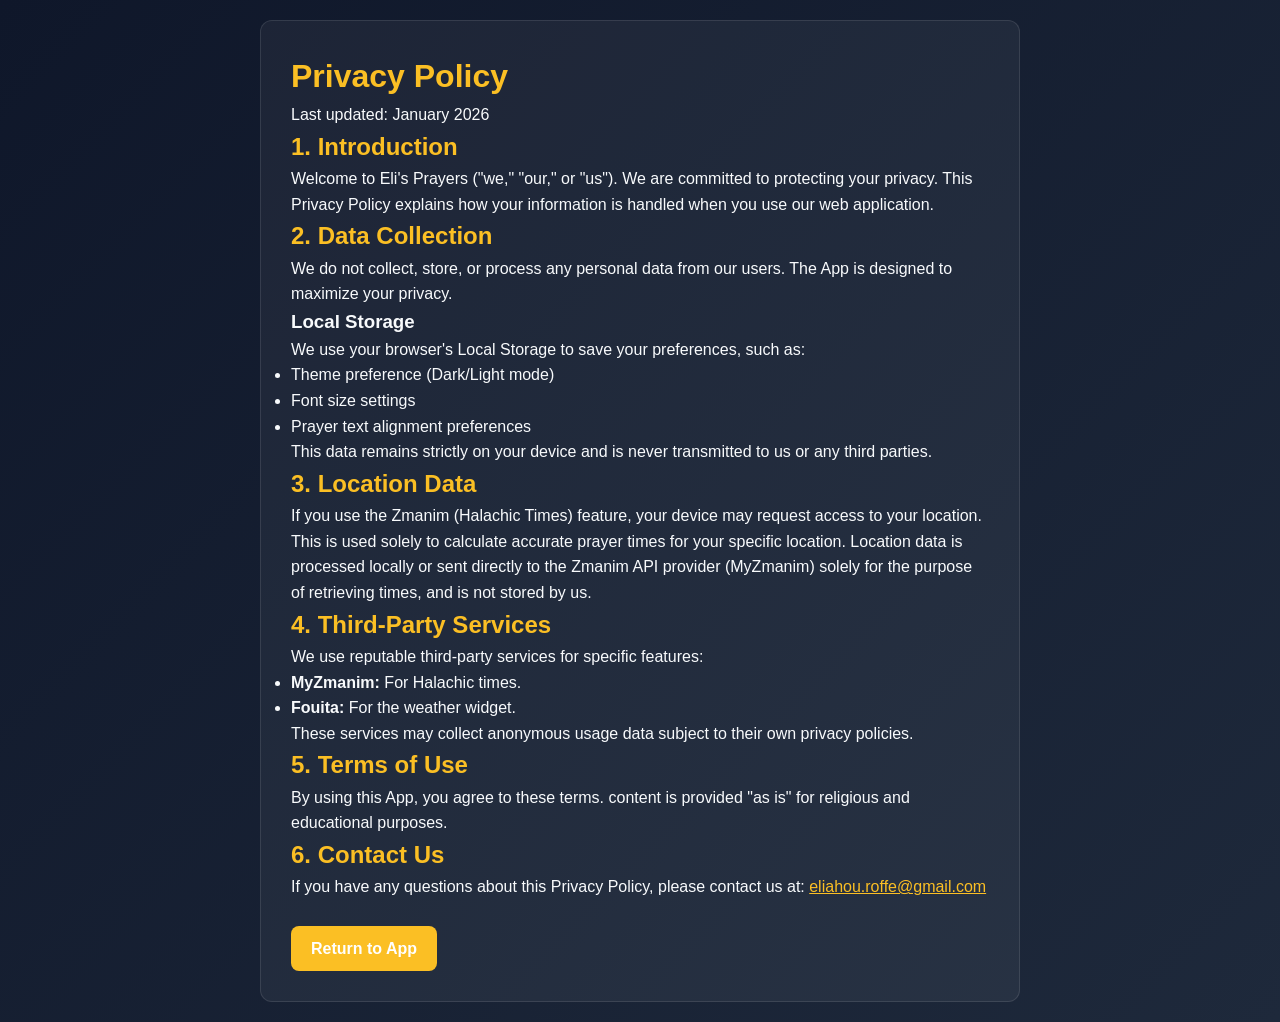
<file: privacy.html>
<!DOCTYPE html>
<html lang="en">

<head>
    <meta charset="UTF-8">
    <meta name="viewport" content="width=device-width, initial-scale=1.0">
    <title>Privacy Policy - Eli's Prayers</title>
    <link rel="stylesheet" href="css/styles.css">
    <link rel="stylesheet" href="css/restoration.css">
    <style>
        body {
            padding: 20px;
            max-width: 800px;
            margin: 0 auto;
            line-height: 1.6;
            color: var(--text-main, #f8fafc);
        }

        h1,
        h2 {
            color: var(--gold, #fbbf24);
        }

        .policy-container {
            background: rgba(255, 255, 255, 0.05);
            padding: 30px;
            border-radius: 12px;
            border: 1px solid rgba(255, 255, 255, 0.1);
        }

        body.theme-light {
            color: #1e293b;
        }

        body.theme-light .policy-container {
            background: white;
            border: 1px solid #e2e8f0;
        }

        body.theme-light h1,
        body.theme-light h2 {
            color: #b45309;
        }
    </style>
</head>

<body>
    <div class="policy-container">
        <h1>Privacy Policy</h1>
        <p>Last updated: January 2026</p>

        <h2>1. Introduction</h2>
        <p>Welcome to Eli's Prayers ("we," "our," or "us"). We are committed to protecting your privacy. This Privacy
            Policy explains how your information is handled when you use our web application.</p>

        <h2>2. Data Collection</h2>
        <p>We do not collect, store, or process any personal data from our users. The App is designed to maximize your
            privacy.</p>

        <h3>Local Storage</h3>
        <p>We use your browser's Local Storage to save your preferences, such as:</p>
        <ul>
            <li>Theme preference (Dark/Light mode)</li>
            <li>Font size settings</li>
            <li>Prayer text alignment preferences</li>
        </ul>
        <p>This data remains strictly on your device and is never transmitted to us or any third parties.</p>

        <h2>3. Location Data</h2>
        <p>If you use the Zmanim (Halachic Times) feature, your device may request access to your location. This is used
            solely to calculate accurate prayer times for your specific location. Location data is processed locally or
            sent directly to the Zmanim API provider (MyZmanim) solely for the purpose of retrieving times, and is not
            stored by us.</p>

        <h2>4. Third-Party Services</h2>
        <p>We use reputable third-party services for specific features:</p>
        <ul>
            <li><strong>MyZmanim:</strong> For Halachic times.</li>
            <li><strong>Fouita:</strong> For the weather widget.</li>
        </ul>
        <p>These services may collect anonymous usage data subject to their own privacy policies.</p>

        <h2>5. Terms of Use</h2>
        <p>By using this App, you agree to these terms. content is provided "as is" for religious and educational
            purposes.</p>

        <h2>6. Contact Us</h2>
        <p>If you have any questions about this Privacy Policy, please contact us at: <a
                href="mailto:eliahou.roffe@gmail.com" style="color: var(--gold, #fbbf24);">eliahou.roffe@gmail.com</a>
        </p>

        <br>
        <a href="index.html"
            style="display: inline-block; padding: 10px 20px; background: var(--gold, #fbbf24); color: white; text-decoration: none; border-radius: 8px; font-weight: bold;">Return
            to App</a>
    </div>
</body>

</html>
</file>
<file: css/styles_v2.css>
﻿:root {
    --bg-dark: #0f172a;
    --bg-light: #f1f5f9;
    --text-dark: #f8fafc;
    --text-light: #1e293b;

    /* Blue/White/Gray only - NO yellow or cyan */
    --accent-blue: #3b82f6;
    --accent-light-blue: #60a5fa;
    --primary-gold: #60a5fa;
    /* Kept for backwards compatibility - now blue */
    --glass-border: rgba(255, 255, 255, 0.1);

    --font-hebrew: 'Amiri', serif;
    --font-ui: 'Inter', sans-serif;
    --font-size-base: 1.6rem;
}

* {
    box-sizing: border-box;
    margin: 0;
    padding: 0;
}

body {
    font-family: var(--font-ui);
    overflow-x: hidden;
    transition: background 0.3s, color 0.3s;
    height: 100%;
    background: linear-gradient(135deg, #0f172a 0%, #1e3a8a 100%);
    color: #ffffff;
}

/* App Container for Sticky Footer */
#app {
    display: flex;
    flex-direction: column;
    min-height: auto;
}

.content-area {
    width: 100%;
    max-width: 1200px;
    margin: 0 auto;
    padding: 0 15px 20px 15px;
    /* NO top padding */
}

/* Weather Widget Card */
.weather-card {
    border: 1px solid var(--glass-border);
    transition: transform 0.2s;
    background: #1e293b !important;
    border-radius: 10px;
}

.weather-card:hover {
    transform: translateY(-2px);
}

/* --- THEMES (2 modes: Dark & Light) --- */

/* 1. DARK MODE - Improved with better colors and contrast */
body.theme-dark {
    background: linear-gradient(135deg, #0f172a 0%, #1e3a8a 100%);
    color: #ffffff;
}

body.theme-dark .navbar {
    background: linear-gradient(135deg, #1e3a8a 0%, #3b82f6 100%);
    border-bottom: 2px solid rgba(255, 255, 255, 0.2);
    color: #ffffff;
}

body.theme-dark .navbar .time-display,
body.theme-dark .navbar .quote-text,
body.theme-dark .navbar .bsd-text {
    color: #ffffff !important;
    text-shadow: 0 2px 4px rgba(0, 0, 0, 0.5) !important;
}

body.theme-dark .header-controls button {
    background: rgba(255, 255, 255, 0.2);
    color: #ffffff;
    border: 1px solid rgba(255, 255, 255, 0.3);
}

body.theme-dark .header-controls button:hover {
    background: rgba(255, 255, 255, 0.3);
    color: white;
}

body.theme-dark .card,
body.theme-dark .glass-card {
    background: rgba(30, 58, 138, 0.5);
    border: 2px solid rgba(96, 165, 250, 0.4);
    color: #ffffff;
}

body.theme-dark .card h3 {
    color: #ffffff;
    text-shadow: 0 1px 3px rgba(0, 0, 0, 0.5);
}

body.theme-dark .prayer-content-wrapper {
    background: rgba(30, 58, 138, 0.5);
    border: 2px solid rgba(96, 165, 250, 0.4);
    color: #ffffff;
    box-shadow: 0 4px 20px rgba(0, 0, 0, 0.5);
}

body.theme-dark .prayer-header {
    color: #60a5fa;
    border-color: rgba(255, 255, 255, 0.2);
}

body.theme-dark #home-zmanim-container {
    background: rgba(30, 58, 138, 0.5) !important;
    border: 2px solid rgba(96, 165, 250, 0.4);
    color: #ffffff;
}

body.theme-dark .weather-card {
    background: rgba(30, 58, 138, 0.5) !important;
    border: 1px solid rgba(255, 255, 255, 0.1) !important;
}

/* Theme Adaptive Widget Toggling */
body.theme-dark .theme-parchment-only {
    display: none !important;
}

body.theme-parchment .theme-dark-only {
    display: none !important;
}

body.theme-parchment .theme-parchment-only {
    display: block !important;
}

body.theme-dark .welcome-banner h1 {
    color: #60a5fa;
}

body.theme-dark .welcome-banner p {
    color: #94a3b8;
}

/* 2. LIGHT MODE - Dark text on White/Gray */
body.theme-parchment {
    background-color: #f1f5f9;
    color: #1e293b;
}

body.theme-parchment .navbar {
    background: #ffffff;
    border-bottom: 1px solid #e2e8f0;
    color: #1e293b;
    box-shadow: 0 2px 10px rgba(0, 0, 0, 0.05);
}

body.theme-parchment .navbar .time-display,
body.theme-parchment .navbar .quote-text,
body.theme-parchment .navbar .bsd-text {
    color: #1e293b !important;
}

body.theme-parchment .header-controls button {
    background: #e2e8f0;
    color: #1e3a5f;
    border: 1px solid #cbd5e1;
}

body.theme-parchment .header-controls button:hover {
    background: #3b82f6;
    color: white;
}

body.theme-parchment .card,
body.theme-parchment .glass-card {
    background: #ffffff;
    border: 1px solid #e2e8f0;
    color: #1e293b;
    box-shadow: 0 2px 10px rgba(0, 0, 0, 0.05);
}

body.theme-parchment .card h3 {
    color: #1e3a5f;
}

body.theme-parchment .prayer-content-wrapper {
    background: #ffffff;
    border: 1px solid #e2e8f0;
    color: #1e293b;
    box-shadow: 0 4px 15px rgba(0, 0, 0, 0.08);
}

body.theme-parchment .prayer-header {
    color: #1e3a5f;
    border-color: #e2e8f0;
}

/* Light mode - Keep zmanim dark for visibility */
body.theme-parchment #home-zmanim-container {
    background: #1e293b !important;
    border: 1px solid #334155;
    color: #f8fafc !important;
}

body.theme-parchment #home-zmanim-container * {
    color: #f8fafc !important;
}

body.theme-parchment .weather-card {
    background: #1e293b !important;
    border: 1px solid #334155 !important;
}

body.theme-parchment .welcome-banner h1 {
    color: #1e3a5f;
}

body.theme-parchment .welcome-banner p {
    color: #64748b;
}


/* Layout */
#app {
    display: flex;
    flex-direction: column;
    min-height: auto;
}

.content-area {
    /* flex: 1 removed to fix gap */
    padding: 0 15px 20px 15px;
    max-width: 1200px;
    margin: 0 auto;
    width: 100%;
}

/* Header */
.navbar {
    display: flex;
    justify-content: space-between;
    align-items: center;
    padding: 10px 20px;
    position: sticky;
    top: 0;
    z-index: 1000;
    margin-bottom: 0;
    /* NO GAP */
    min-height: 80px;
    /* Taller header */
}

.header-left {
    display: flex;
    align-items: center;
    gap: 15px;
    /* flex: 1 removed to fix gap */
}

/* Logo - Clean Blended Style */
.app-logo {
    height: 100px;
    width: auto;
    cursor: pointer;
    border-radius: 8px;
    transition: opacity 0.2s;
    background: transparent;
}

.app-logo:hover {
    opacity: 0.9;
}

/* Logo adapts to theme - INVERT for dark backgrounds */
body.theme-dark .app-logo {
    filter: brightness(0) invert(1); /* White logo in dark mode */
}

/* Light mode - keep logo normal (black on white) */
body.theme-parchment .app-logo {
    filter: none;
}

/* Clock & Center - More Prominent */
.clock-wrapper {
    display: flex;
    align-items: center;
    gap: 15px;
    background: linear-gradient(135deg, rgba(30, 41, 59, 0.9) 0%, rgba(15, 23, 42, 0.95) 100%);
    padding: 12px 25px;
    border-radius: 50px;
    margin-bottom: 4px;
    border: 2px solid var(--primary-gold);
    box-shadow: 0 4px 15px rgba(0, 0, 0, 0.3);
}

body.theme-dark .clock-wrapper {
    background: linear-gradient(135deg, rgba(30, 41, 59, 0.95) 0%, rgba(15, 23, 42, 0.98) 100%);
}

body.theme-parchment .clock-wrapper {
    background: linear-gradient(135deg, #3b82f6 0%, #1e40af 100%);
    border-color: #fbbf24;
}

/* Analog Clock CSS */
.clock-face {
    width: 40px;
    height: 40px;
    background: rgba(255, 255, 255, 0.8);
    border: 2px solid var(--primary-gold);
    border-radius: 50%;
    position: relative;
    box-shadow: 0 2px 5px rgba(0, 0, 0, 0.2);
}

body.theme-dark .clock-face {
    background: #2a2a2a;
    border-color: #d4af37;
}

.hand {
    position: absolute;
    bottom: 50%;
    left: 50%;
    transform-origin: bottom center;
    background: #333;
    border-radius: 2px;
}

body.theme-dark .hand {
    background: #eee;
}

.hour-hand {
    width: 3px;
    height: 12px;
    margin-left: -1.5px;
    background: #000;
}

body.theme-dark .hour-hand {
    background: #fff;
}

.minute-hand {
    width: 2px;
    height: 16px;
    margin-left: -1px;
    background: #555;
}

body.theme-dark .minute-hand {
    background: #ccc;
}

.second-hand {
    width: 1px;
    height: 18px;
    margin-left: -0.5px;
    background: red;
}

.center-dot {
    position: absolute;
    top: 50%;
    left: 50%;
    width: 6px;
    height: 6px;
    background: var(--primary-gold);
    border-radius: 50%;
    transform: translate(-50%, -50%);
}

.time-display {
    font-size: 1.5rem;
    font-weight: 700;
    font-family: 'Inter', sans-serif;
    letter-spacing: 1px;
    min-width: 130px;
    text-align: center;
}

.quote-text {
    font-size: 0.8rem;
    font-style: italic;
    opacity: 0.8;
}

/* Parasha View Styles */
.featured-gold {
    border: 1px solid #d4af37 !important;
    background: linear-gradient(135deg, rgba(212, 175, 55, 0.1), rgba(255, 255, 255, 0.05)) !important;
}

.parasha-content-grid {
    display: grid;
    grid-template-columns: 1fr;
    gap: 20px;
    margin-bottom: 20px;
}

@media (min-width: 768px) {
    .parasha-content-grid {
        grid-template-columns: 2fr 1fr;
    }
}

.parasha-section,
.parasha-extras,
.parasha-resources {
    background: rgba(255, 255, 255, 0.05);
    padding: 15px;
    border-radius: 10px;
    border: 1px solid var(--glass-border);
    margin-bottom: 15px;
}

.parasha-section h3 {
    border-bottom: 2px solid var(--primary-gold);
    padding-bottom: 5px;
    margin-bottom: 15px;
    color: var(--primary-gold);
}

/* Utilities */
.text-center {
    text-align: center !important;
}

/* Filter for Zmanim Embed to blend better */
iframe {
    /* Slightly lower contrast to blend with glass if possible, 
       but we can't style inside content. 
       This styling mainly affects the iframe element itself. */
    opacity: 0.95;
    border-radius: 8px;
}

/* Header Right */
.header-right-group {
    display: flex;
    flex-direction: column;
    align-items: flex-end;
    /* flex: 1 removed to fix gap */
    gap: 5px;
}

.header-controls {
    display: flex;
    gap: 5px;
}

.header-controls button {
    background: rgba(255, 255, 255, 0.1);
    /* Subtle background */
    border: 1px solid var(--glass-border);
    color: inherit;
    font-size: 0.9rem;
    cursor: pointer;
    padding: 6px 10px;
    border-radius: 8px;
    /* Softer radius */
    transition: all 0.2s;
    backdrop-filter: blur(4px);
}

.header-controls button:hover {
    background: rgba(255, 255, 255, 0.3);
    transform: translateY(-1px);
}

/* Back Button */
#back-btn {
    background: rgba(255, 255, 255, 0.1);
    border: 1px solid var(--glass-border);
    color: inherit;
    cursor: pointer;
    padding: 8px;
    border-radius: 50%;
    /* Circle button */
    transition: all 0.2s;
    display: flex;
    align-items: center;
    justify-content: center;
}

#back-btn:hover {
    background: rgba(255, 255, 255, 0.3);
    transform: scale(1.1);
}

/* Home Layout - Two Columns */
.home-container {
    display: flex;
    flex-direction: column;
    gap: 5px;
    /* Minimal gap */
}

/* Desktop: Side by Side */
@media (min-width: 768px) {
    .home-container {
        display: grid;
        grid-template-columns: 1fr 1fr;
        align-items: start;
        gap: 15px;
    }
}

/* Welcome Banner - Compact */
.welcome-banner {
    margin: 0 !important;
    padding: 5px 0;
}

.welcome-banner h1 {
    margin: 0;
    font-size: 1.4rem;
}

.welcome-banner p {
    margin: 2px 0 0 0;
    font-size: 0.85rem;
}

/* Weather Section - Minimal spacing */
.weather-section {
    margin: 0 0 5px 0 !important;
}

.weather-card {
    margin-bottom: 5px !important;
}

/* Section Headers - Compact */
.section-header {
    margin: 8px 0 5px 0 !important;
    padding-bottom: 5px;
    font-size: 0.85rem;
    color: #60a5fa;
    border-bottom: 1px solid rgba(96, 165, 250, 0.3);
    text-transform: uppercase;
    letter-spacing: 1px;
}

body.theme-parchment .section-header {
    color: #1e3a5f;
    border-color: rgba(30, 58, 95, 0.3);
}

.home-left,
.home-right {
    display: flex;
    flex-direction: column;
    margin-top: 0;
    /* Align tops */
}

/* Ensure grid menu has no top margin */
.grid-menu {
    margin-top: 0 !important;
}

/* Zmanim Container - Modern Dark Style */
#home-zmanim-container {
    padding: 15px;
    background: linear-gradient(135deg, rgba(30, 41, 59, 0.9) 0%, rgba(15, 23, 42, 0.95) 100%);
    border-radius: 16px;
    max-height: 520px;
    overflow-y: auto;
    border: 1px solid rgba(255, 255, 255, 0.1);
    backdrop-filter: blur(10px);
    margin-top: 0;
    box-shadow: 0 4px 20px rgba(0, 0, 0, 0.3);
}

#home-zmanim-container h3 {
    color: var(--primary-gold);
    text-align: center;
    margin-bottom: 15px;
    font-size: 1.2rem;
    font-weight: 600;
}

/* Dark Zmanim for all themes */
body.theme-parchment #home-zmanim-container,
body.theme-parchment #home-zmanim-container,
body.theme-dark #home-zmanim-container {
    background: linear-gradient(135deg, rgba(30, 41, 59, 0.95) 0%, rgba(15, 23, 42, 0.98) 100%);
    color: #e2e8f0;
}

/* Hide empty middle column in Zmanim widget */
#home-zmanim-container table td:nth-child(2),
#home-zmanim-container table th:nth-child(2) {
    display: none !important;
}

/* Make Zmanim widget text more readable */
#home-zmanim-container table {
    width: 100%;
    border-collapse: collapse;
}

#home-zmanim-container table td,
#home-zmanim-container table th {
    padding: 8px 12px;
    text-align: center;
    background: transparent !important;
}

/* Force Zmanim widget rows to match site dark blue */
#home-zmanim-container table tr {
    background: #1e293b !important;
}

#home-zmanim-container table tr:nth-child(even) {
    background: #0f172a !important;
}

/* Override any gray/white backgrounds from the widget */
#home-zmanim-container *,
#home-zmanim-container table,
#home-zmanim-container td,
#home-zmanim-container th,
#home-zmanim-container tr {
    background-color: transparent !important;
    color: #e2e8f0 !important;
}

#home-zmanim-container {
    background: #1e293b !important;
    border: 1px solid rgba(212, 175, 55, 0.3);
}

/* Light mode Zmanim - keep dark for contrast */
body.theme-parchment #home-zmanim-container {
    background: #1e293b !important;
}

#home-zmanim-container h3 {
    text-align: center;
    margin-bottom: 10px;
    font-size: 1.1rem;
    opacity: 0.9;
}

/* Remove old overrides if present, ensure widget is contained */
.zmanim-scroll-wrapper {
    width: 100%;
    overflow-x: hidden;
    /* No horizontal scroll needed usually */
}

/* Force MyZmanim Table to Flex/Grid */
#home-zmanim-container table {
    width: 100% !important;
    /* display: flex !important; */
    /* Removed as per instruction to remove horizontal overrides */
    /* flex-wrap: nowrap !important; */
    /* Removed */
    /* overflow-x: auto !important; */
    /* Removed */
    gap: 15px !important;
}

#home-zmanim-container tbody,
#home-zmanim-container tr {
    /* display: flex !important; */
    /* Removed */
    gap: 15px !important;
    /* width: max-content !important; */
    /* Removed */
    /* Allow scroll */
}

#home-zmanim-container td {
    /* display: flex !important; */
    /* Removed */
    flex-direction: column !important;
    min-width: 100px !important;
    text-align: center !important;
    border: 1px solid var(--glass-border) !important;
    border-radius: 8px !important;
    padding: 8px !important;
    background: rgba(255, 255, 255, 0.5) !important;
}

body.theme-dark #home-zmanim-container td {
    background: rgba(0, 0, 0, 0.3) !important;
    color: white !important;
}

/* Footer Styling - Enhanced */
.app-footer {
    padding: 30px 20px;
    text-align: center;
    background: linear-gradient(135deg, #1e3a8a 0%, #3b82f6 100%);
    border-top: 2px solid rgba(255, 255, 255, 0.2);
    box-shadow: 0 -4px 20px rgba(0, 0, 0, 0.3);
    color: #ffffff;
}

body.theme-parchment .app-footer {
    background: #f1f5f9;
}

.footer-links a {
    color: #ffffff;
    text-decoration: none;
    margin: 0 15px;
    font-size: 0.95rem;
    font-weight: 500;
    transition: all 0.3s ease;
    text-shadow: 0 1px 3px rgba(0, 0, 0, 0.5);
}

.footer-links a:hover {
    color: #fbbf24;
    transform: translateY(-2px);
}

/* Newsletter Section */
.newsletter-section {
    margin-top: 25px;
}

.newsletter-section p {
    color: #ffffff !important;
    text-shadow: 0 1px 3px rgba(0, 0, 0, 0.5) !important;
}

.newsletter-section input[type="email"] {
    padding: 12px 15px !important;
    border-radius: 10px !important;
    border: 2px solid rgba(255, 255, 255, 0.3) !important;
    background: rgba(255, 255, 255, 0.15) !important;
    color: white !important;
    width: 250px !important;
    font-size: 1rem !important;
    transition: all 0.3s ease !important;
}

.newsletter-section input[type="email"]:focus {
    outline: none !important;
    border-color: rgba(251, 191, 36, 0.6) !important;
    background: rgba(255, 255, 255, 0.2) !important;
}

.newsletter-section input[type="email"]::placeholder {
    color: rgba(255, 255, 255, 0.6) !important;
}

.newsletter-section button[type="submit"] {
    padding: 12px 24px !important;
    background: linear-gradient(135deg, #fbbf24 0%, #f59e0b 100%) !important;
    color: #000000 !important;
    font-weight: 700 !important;
    border: none !important;
    border-radius: 10px !important;
    cursor: pointer !important;
    font-size: 1rem !important;
    transition: all 0.3s ease !important;
    box-shadow: 0 4px 15px rgba(251, 191, 36, 0.4) !important;
}

.newsletter-section button[type="submit"]:hover {
    transform: translateY(-2px) !important;
    box-shadow: 0 6px 20px rgba(251, 191, 36, 0.6) !important;
}

/* Search Bar - Enhanced */
.search-bar-container {
    margin-bottom: 25px !important;
    display: flex !important;
    align-items: center !important;
    padding: 15px 20px !important;
    cursor: pointer !important;
    transition: all 0.3s ease !important;
    border: 2px solid rgba(96, 165, 250, 0.4) !important;
}

.search-bar-container:hover {
    transform: translateY(-2px) !important;
    box-shadow: 0 8px 25px rgba(59, 130, 246, 0.4) !important;
    border-color: rgba(147, 197, 253, 0.6) !important;
}

.search-bar-container span {
    color: #ffffff !important;
    text-shadow: 0 1px 3px rgba(0, 0, 0, 0.5) !important;
}

.accent-link {
    color: var(--primary-gold);
    font-weight: bold;
}

body.theme-parchment .accent-link {
    color: #d97706;
}

/* Cards */
.grid-menu {
    display: grid;
    grid-template-columns: repeat(auto-fit, minmax(140px, 1fr));
    gap: 15px;
    margin-top: 20px;
}

.card {
    padding: 20px;
    border-radius: 12px;
    text-align: center;
    cursor: pointer;
    transition: transform 0.2s;
    background: rgba(255, 255, 255, 0.1);
    border: 1px solid rgba(255, 255, 255, 0.1);
    color: inherit;
}

.card:hover {
    transform: translateY(-3px);
}

.card .icon {
    font-size: 2rem;
    display: block;
    margin-bottom: 10px;
}

/* Utility Classes */
.text-center {
    text-align: center !important;
}

/* Prayer Text Alignment Override */
#prayer-text.text-center,
#prayer-text.text-center .prayer-content,
#prayer-text.text-center p,
#prayer-text.text-center h3 {
    text-align: center !important;
}

/* Prayer Content - Shared */
.prayer-content-wrapper {
    border-radius: 12px;
    padding: 30px;
    margin-top: 10px;
    /* Theme specific backgrounds handled above */
}

.prayer-content {
    direction: rtl;
    text-align: right;
    font-family: var(--font-hebrew);
    font-size: var(--font-size-base);
    line-height: 1.8;
}

/* Titles & Subtitles */
.prayer-main-title {
    font-size: 1.4em;
    margin: 20px 0 10px;
    font-weight: 700;
    line-height: 1.3;
    color: var(--primary-gold);
    text-align: center;
}

.prayer-subtitle {
    font-size: 1.1em;
    margin: 10px 0 8px;
    font-weight: 600;
    line-height: 1.3;
    color: rgba(212, 175, 55, 0.8);
    text-align: center;
    opacity: 0.85;
}

.prayer-header {
    font-size: 1.2em;
    margin: 20px 0 5px;
    font-weight: 700;
    line-height: 1.2;
    border-bottom: none;
    color: var(--primary-gold);
}

/* Instruction/Subtitle */
.prayer-instruction {
    font-size: 0.9em;
    opacity: 0.8;
    font-weight: 400;
    margin-bottom: 15px;
    display: block;
    font-style: italic;
    color: #94a3b8;
}

/* === PRAYER TEXT FORMATTING === */

/* Bold first word of each bracha */
.bracha-start {
    font-weight: 700;
    color: var(--primary-gold);
    font-size: 1.1em;
}

/* Optional prayers (Rosh Chodesh, etc.) - smaller with highlight */
.optional-prayer {
    background: rgba(148, 163, 184, 0.15);
    border-left: 3px solid #64748b;
    padding: 15px;
    margin: 15px 0;
    border-radius: 0 8px 8px 0;
    font-size: 0.95em;
}

.optional-prayer .instruction {
    display: block;
    font-size: 0.85em;
    color: #94a3b8;
    font-style: italic;
    margin-bottom: 10px;
    font-weight: 500;
}

/* Paragraph spacing in prayers */
.prayer-paragraph {
    margin-bottom: 12px;
    line-height: 1.5;
}

/* Better Hebrew font */
.hebrew-text,
.prayer-content,
#prayer-text {
    font-family: 'Amiri', 'David Libre', 'Noto Serif Hebrew', serif;
    font-size: 1.4rem;
    line-height: 1.6;
    direction: rtl;
    text-align: right;
}

/* Section breaks in prayers */
.prayer-section-break {
    margin: 25px 0;
    border-top: 1px dashed rgba(212, 175, 55, 0.3);
    padding-top: 20px;
}

/* Important/key phrases */
.key-phrase {
    font-weight: 600;
    color: var(--primary-gold);
}

/* Nav Chips - Compact for mobile */
.prayer-nav {
    display: flex;
    gap: 4px;
    flex-wrap: wrap;
    justify-content: center;
    margin-bottom: 15px;
}

.prayer-nav button {
    background: var(--primary-gold);
    border: none;
    padding: 5px 10px;
    border-radius: 18px;
    font-size: 0.85rem;
    cursor: pointer;
    color: #1e293b;
    font-weight: bold;
    box-shadow: 0 2px 5px rgba(0, 0, 0, 0.1);
    transition: transform 0.2s, background 0.2s;
}

.prayer-nav button:hover {
    transform: translateY(-1px);
    background: #e0a82a;
}

/* Even more compact on very small screens */
@media (max-width: 480px) {
    .prayer-nav {
        gap: 3px;
        margin-bottom: 10px;
    }

    .prayer-nav button {
        padding: 4px 8px;
        font-size: 0.8rem;
        border-radius: 15px;
    }
}

/* Utilities */
.text-center {
    text-align: center !important;
}

.hidden {
    display: none !important;
}

/* ===========================================
   PRAYER TEXT STYLING - Compact & Readable
   =========================================== */

/* Main Hebrew Text - Compact Line Height */
.hebrew-text {
    font-family: var(--font-hebrew);
    direction: rtl;
    text-align: right;
    line-height: 1.5 !important;
    font-size: 1.15rem;
}

.hebrew-text p {
    margin-bottom: 6px;
}

/* Optional/Occasional Prayers - Smaller & Highlighted */
.optional-prayer,
.prayer-instruction {
    font-size: 0.78rem !important;
    line-height: 1.35 !important;
    background: rgba(96, 165, 250, 0.12);
    border-left: 3px solid #60a5fa;
    padding: 5px 8px;
    margin: 5px 0;
    border-radius: 0 5px 5px 0;
}

.optional-prayer p,
.prayer-instruction p {
    margin: 2px 0 !important;
    font-size: 0.78rem !important;
}

.optional-prayer .instruction,
.instruction {
    font-size: 0.68rem !important;
    color: #60a5fa;
    font-weight: 600;
    display: block;
    margin-bottom: 1px;
    direction: ltr;
    text-align: left;
}

/* Light mode optional prayers */
body.theme-parchment .optional-prayer,
body.theme-parchment .prayer-instruction {
    background: rgba(30, 58, 95, 0.08);
    border-left-color: #1e3a5f;
}

body.theme-parchment .instruction {
    color: #1e3a5f;
}

/* Prayer Headers - Compact */
.prayer-header {
    font-size: 0.95rem;
    font-weight: 600;
    margin: 8px 0 4px 0;
    padding-bottom: 2px;
    border-bottom: 1px solid rgba(255, 255, 255, 0.1);
    color: #60a5fa;
}

body.theme-parchment .prayer-header {
    color: #1e3a5f;
    border-color: #e2e8f0;
}

/* Prayer Section Breaks - Minimal */
.prayer-section-break {
    height: 6px;
}

/* Bracha Start - Bold First Word */
.bracha-start {
    font-weight: 700;
    color: #60a5fa;
    font-size: 1.05em;
}

body.theme-parchment .bracha-start {
    color: #1e3a5f;
}

/* Back to Top - Modern Blue */
#back-to-top {
    position: fixed;
    bottom: 25px;
    right: 25px;
    background: linear-gradient(135deg, #3b82f6 0%, #1e40af 100%);
    color: white;
    width: 50px;
    height: 50px;
    border-radius: 50%;
    border: 2px solid rgba(255, 255, 255, 0.2);
    font-size: 1.4rem;
    cursor: pointer;
    box-shadow: 0 4px 20px rgba(59, 130, 246, 0.4);
    transition: all 0.3s ease;
    display: flex;
    align-items: center;
    justify-content: center;
    z-index: 1000;
}

#back-to-top:hover {
    transform: translateY(-3px) scale(1.05);
    box-shadow: 0 8px 25px rgba(59, 130, 246, 0.6);
}

body.theme-parchment #back-to-top {
    background: linear-gradient(135deg, #3b82f6 0%, #1d4ed8 100%);
    color: white;
    box-shadow: 0 4px 20px rgba(59, 130, 246, 0.4);
}

body.theme-parchment #back-to-top:hover {
    box-shadow: 0 8px 25px rgba(59, 130, 246, 0.6);
}

#back-to-top:active {
    transform: scale(0.95);
}

#back-to-top.hidden {
    opacity: 0;
    pointer-events: none;
    transform: translateY(20px);
}

/* Header Tweaks */
.header-right-group {
    display: flex;
    flex-direction: column;
    align-items: flex-end;
}

.bsd-text {
    font-size: 0.8rem;
    font-family: var(--font-hebrew);
    margin-bottom: 2px;
    opacity: 0.8;
}

.time-display {
    font-size: 0.9rem;
    font-weight: 400;
    opacity: 0.9;
    font-family: monospace;
    /* Clearer numbers */
}

/* Donate Page - Discrete */
.donate-button-simple {
    display: inline-block;
    background: transparent;
    color: var(--primary-gold);
    border: 1px solid var(--primary-gold);
    padding: 10px 20px;
    border-radius: 8px;
    font-weight: 500;
    text-decoration: none;
    transition: all 0.2s;
    margin: 10px 0;
}

.donate-button-simple:hover {
    background: rgba(251, 191, 36, 0.1);
    transform: translateY(-2px);
}

/* Full Width Card */
.full-width-card {
    max-width: 100% !important;
    padding: 10px !important;
}

/* Calendar Grid */
.rabbis-grid {
    display: grid;
    grid-template-columns: repeat(auto-fill, minmax(250px, 1fr));
    gap: 15px;
    margin-top: 20px;
}

.rabbi-card {
    background: rgba(255, 255, 255, 0.05);
    /* Very subtle glass */
    border: 1px solid var(--glass-border);
    border-radius: 10px;
    padding: 15px;
    text-align: left;
    display: flex;
    flex-direction: column;
}

body.theme-parchment .rabbi-card {
    background: white;
    border-color: #e2e8f0;
    box-shadow: 0 2px 5px rgba(0, 0, 0, 0.05);
}

body.theme-parchment .rabbi-card {
    background: rgba(44, 24, 16, 0.05);
    border-color: rgba(44, 24, 16, 0.1);
}

.rabbi-card h3 {
    font-size: 1.1rem;
    color: var(--primary-gold);
    margin-bottom: 5px;
}

body.theme-parchment .rabbi-card h3 {
    color: #d97706;
}

body.theme-parchment .rabbi-card h3 {
    color: #78350f;
}

.rabbi-date {
    font-weight: bold;
    font-size: 0.9rem;
    margin-bottom: 5px;
    opacity: 0.9;
}

.rabbi-location {
    font-size: 0.85rem;
    opacity: 0.7;
    margin-bottom: 10px;
    font-style: italic;
}

.rabbi-desc {
    font-size: 0.85rem;
    line-height: 1.4;
}

/* ========== MOBILE RESPONSIVE ========== */
@media (max-width: 768px) {

    /* Header */
    .navbar {
        padding: 10px 15px;
        flex-wrap: wrap;
        gap: 10px;
    }

    .app-logo {
        height: 80px;
    }

    .clock-wrapper {
        padding: 8px 15px;
        font-size: 0.9rem;
    }

    .header-controls button {
        padding: 8px 10px;
        font-size: 0.85rem;
    }

    /* Content */
    .content-area {
        padding: 5px 10px 15px;
    }

    /* Home layout - stack columns */
    .home-container {
        flex-direction: column;
    }

    .home-left,
    .home-right {
        max-width: 100%;
    }

    /* Grid menu */
    .grid-menu {
        grid-template-columns: repeat(2, 1fr);
        gap: 10px;
    }

    .card {
        padding: 12px;
    }

    .card .icon {
        font-size: 1.5rem;
    }

    .card h3 {
        font-size: 0.9rem;
    }

    .card p {
        font-size: 0.75rem;
    }

    /* Prayer view */
    #prayer-text {
        font-size: 1.2rem;
        line-height: 1.8;
    }

    .prayer-nav {
        gap: 5px;
    }

    .prayer-nav button {
        padding: 5px 10px;
        font-size: 0.8rem;
    }

    /* Welcome */
    .welcome-banner h1 {
        font-size: 1.3rem !important;
    }

    /* BSD */
    .bsd-text {
        font-size: 0.9rem;
    }
}

@media (max-width: 480px) {
    .app-logo {
        height: 60px;
    }

    .clock-wrapper {
        padding: 6px 12px;
    }

    .grid-menu {
        grid-template-columns: 1fr 1fr;
        gap: 8px;
    }

    #prayer-text {
        font-size: 1.1rem;
    }
}
/* Featured Cards Highlighting */
.featured {
    border: 2px solid var(--accent-light-blue) !important;
    box-shadow: 0 0 15px rgba(96, 165, 250, 0.25);
    position: relative;
    overflow: hidden;
}

.featured::after {
    content: '';
    position: absolute;
    top: 0;
    left: 0;
    width: 4px;
    height: 100%;
    background: var(--accent-light-blue);
}

.featured-gold {
    border: 2px solid var(--primary-gold) !important; /* Blue */
    box-shadow: 0 0 15px rgba(96, 165, 250, 0.3);
    position: relative;
}

.featured-gold::before {
    content: '?';
    position: absolute;
    top: 5px;
    right: 8px;
    color: var(--primary-gold);
    font-size: 0.8rem;
}











/* Phase 2-4 Fixes */

/* Align Zmanim start with Weather (both start at top) */
.home-right {
    align-self: start !important;
}

/* Bottom padding before footer */
.content-area {
    padding-bottom: 60px !important;
}

/* Compact line spacing globally */
body {
    line-height: 1.5;
}

/* Smaller font for Psalms and Blessings */
.blessing-text, .psalm-text, .tehillim-content {
    font-size: 1.2rem !important;
    line-height: 1.5 !important;
}

/* Parchment texture ONLY for prayer content */
.prayer-content-wrapper,
.prayer-bg,
#prayer-text {
    background: linear-gradient(135deg, #f5f0e1 0%, #ebe0cc 50%, #f5f0e1 100%) !important;
    background-image: url('data:image/svg+xml,<svg xmlns=" http://www.w3.org/2000/svg\ width=\100\ height=\100\><rect fill=\%23f5f0e1\ width=\100\ height=\100\/><circle fill=\%23e8dcc8\ cx=\50\ cy=\50\ r=\1\ opacity=\0.3\/></svg>') !important;
}

/* Dark mode keeps prayer parchment */
body.theme-dark .prayer-content-wrapper,
body.theme-dark #prayer-text {
 background: #f5f0e1 !important;
 color: #3d2c1e !important;
}

/* Prayer text always dark on parchment */
.prayer-content-wrapper *,
#prayer-text * {
 color: #3d2c1e !important;
}


/* Fix Zmanim to align with Weather top */
.home-right {
    margin-top: 0 !important;
    padding-top: 0 !important;
}

#home-zmanim-container {
    margin-top: 0 !important;
}

/* Center the header-center content */
.header-center {
    display: flex;
    flex-direction: column;
    align-items: center;
    justify-content: center;
}

/* Smaller prayer text line spacing */
.prayer-content-wrapper p,
#prayer-text p {
    line-height: 1.4 !important;
    margin-bottom: 0.4em !important;
}

/* Realistic parchment background for prayers */
.prayer-content-wrapper {
    background: linear-gradient(to bottom, #f4ead5 0%, #e8dcc0 50%, #f4ead5 100%) !important;
    border: 1px solid #c4a775 !important;
    box-shadow: inset 0 0 20px rgba(139, 105, 60, 0.1) !important;
}

/* Logo with blue circular background */
.app-logo {
    background: linear-gradient(135deg, #3b82f6 0%, #1e40af 100%) !important;
    border-radius: 50% !important;
    padding: 8px !important;
    height: 80px !important;
    width: 80px !important;
    object-fit: contain !important;
}

/* Ensure logo is white on blue background */
body.theme-dark .app-logo {
    filter: brightness(0) invert(1) !important;
}

/* Prayer Background Toggle Classes */
.prayer-content-wrapper.parchment-bg {
    background: linear-gradient(to bottom, #f4ead5 0%, #e8dcc0 50%, #f4ead5 100%) !important;
    border: 1px solid #c4a775 !important;
}

.prayer-content-wrapper.white-bg {
    background: #ffffff !important;
    border: 1px solid #e5e7eb !important;
}

/* Light mode styles */
body.theme-light {
    background-color: #f8fafc;
    color: #1e293b;
}

body.theme-light .navbar {
    background: linear-gradient(135deg, #1e40af 0%, #3b82f6 100%);
}

body.theme-light .card {
    background: #ffffff;
    color: #1e293b;
}

/* Better Spacing Between Sections */
.glass-card, .card {
    margin-bottom: 20px !important;
    padding: 20px !important;
}

/* Section Headers Spacing */
.section-header, h3 {
    margin-top: 25px !important;
    margin-bottom: 15px !important;
}

/* Parasha View Spacing */
#parasha-content h2 {
    margin-bottom: 8px;
}

#parasha-content h3 {
    margin-top: 25px;
    margin-bottom: 12px;
    padding-top: 15px;
    border-top: 1px solid rgba(255,255,255,0.1);
}

#parasha-content p {
    margin-bottom: 15px;
    line-height: 1.7;
}

#parasha-content ul {
    margin: 15px 0;
}

#parasha-content li {
    margin-bottom: 10px;
}

/* Home Container Spacing */
.home-container {
    gap: 20px !important;
}

/* Grid Menu Spacing */
.grid-menu {
    gap: 15px !important;
    margin-bottom: 20px !important;
}

/* === TASK 1: Header Fixes === */

/* Logo: White/Bright in Dark Mode */
body.theme-dark .app-logo {
    filter: brightness(0) invert(1) !important;
}

/* Logo: Normal in Light Mode */
body.theme-light .app-logo {
    filter: none !important;
}

/* Light Mode: Clock wrapper with light background */
body.theme-light .clock-wrapper {
    background: linear-gradient(135deg, #f1f5f9 0%, #e2e8f0 100%) !important;
    border: 1px solid #cbd5e1 !important;
}

body.theme-light .clock-wrapper * {
    color: #1e40af !important;
}

body.theme-light .time-display {
    color: #1e3a5f !important;
}

body.theme-light .zman-countdown {
    color: #b45309 !important;
}

/* === TASK 2: Widget Alignment === */

/* Align both columns to top */
.home-container {
    align-items: flex-start !important;
}

.home-left, .home-right {
    align-self: flex-start !important;
}

/* Weather widget: center content, larger temp */
.weather-card {
    text-align: center !important;
}

/* === TASK 3: Layout Width === */

/* Wider main container */
.content-area {
    max-width: 95% !important;
    width: 100% !important;
}

@media (min-width: 1200px) {
    .content-area {
        max-width: 1400px !important;
    }
}

/* Compact prayer line spacing */
#prayer-text, .prayer-content {
    line-height: 1.5 !important;
}

#prayer-text p {
    margin-bottom: 0.5em !important;
}

/* Prayer font size via CSS variable */
#prayer-text,
.prayer-content-wrapper,
.prayer-content {
    font-size: var(--prayer-font-size, 1.4rem) !important;
}

/* Prayer Header - Tight Subtitle Spacing */
.prayer-header, .prayer-title {
    line-height: 1.1 !important;
    margin-bottom: 5px !important;
}

.prayer-header h1, .prayer-header h2, .prayer-header h3 {
    margin: 0 !important;
    padding: 0 !important;
    line-height: 1.1 !important;
}

.prayer-subtitle, .prayer-header p {
    margin: 0 !important;
    margin-top: 2px !important;
    line-height: 1.2 !important;
    padding: 0 !important;
}

/* Prayer text container header */
#prayer-text h1, #prayer-text h2, #prayer-text h3 {
    margin-bottom: 2px !important;
    line-height: 1.2 !important;
}

#prayer-text h1 + p, #prayer-text h2 + p, #prayer-text h3 + p {
    margin-top: 2px !important;
}

/* First few lines in prayer - tight */
#prayer-text > p:first-of-type,
#prayer-text > p:nth-of-type(2),
#prayer-text > p:nth-of-type(3) {
    margin-top: 0 !important;
    margin-bottom: 5px !important;
}

/* === FIX WIDGET TOP ALIGNMENT === */

/* Force both columns to align at the very top */
.home-container {
    display: grid !important;
    grid-template-columns: 1fr 1fr !important;
    align-items: start !important;
    gap: 20px !important;
}

/* Reset any margins pushing widgets down */
.home-left, .home-right {
    margin-top: 0 !important;
    padding-top: 0 !important;
    align-self: start !important;
}

/* Zmanim container no top margin */
#home-zmanim-container {
    margin-top: 0 !important;
}

/* Weather section no extra margin */
.weather-section {
    margin-top: 0 !important;
}

/* Welcome banner minimal bottom margin */
.welcome-banner {
    margin-bottom: 10px !important;
}

/* Mobile: Stack vertically */
@media (max-width: 767px) {
    .home-container {
        grid-template-columns: 1fr !important;
    }
}

/* Apply prayer font size to blessings too */
.blessing-text,
.blessing-content,
#blessing-text,
.bracha-text {
    font-size: var(--prayer-font-size, 1.4rem) !important;
}

/* === SIMPLIFIED LOGO STYLING === */

/* Reset logo - simple image */
.app-logo {
    height: 50px !important;
    width: auto !important;
    border-radius: 8px !important;
    background: transparent !important;
    padding: 0 !important;
    filter: none !important;
}

/* Logo text styling */
.logo-text {
    font-size: 1.1rem !important;
    font-weight: 600 !important;
    line-height: 1.2 !important;
    direction: rtl !important;
}

.logo-text small {
    font-size: 0.7rem !important;
    opacity: 0.8 !important;
    font-weight: 400 !important;
}

/* Dark mode: white text */
body.theme-dark .logo-text {
    color: #ffffff !important;
}

body.theme-dark .app-logo {
    filter: brightness(0) invert(1) !important;
}

/* Light mode: black text */
body.theme-light .logo-text {
    color: #1e293b !important;
}

body.theme-light .app-logo {
    filter: none !important;
}

/* Clock wrapper - consistent blue */
.clock-wrapper {
    background: linear-gradient(135deg, #1e40af 0%, #3b82f6 100%) !important;
}

/* Clock text always white on blue */
.clock-wrapper * {
    color: #ffffff !important;
}

.zman-countdown {
    color: #fbbf24 !important;
}

/* === SIMPLE LOGO - NO FILTERS === */
.app-logo {
    height: 70px !important;
    width: auto !important;
    filter: none !important;
    background: none !important;
    padding: 0 !important;
    border-radius: 0 !important;
}

/* Remove all logo text styling */
.logo-text, .logo-container {
    display: none !important;
}
</file>
<file: css/overhaul.css>
﻿/* ========================================
   COMPREHENSIVE UI FIXES
   ======================================== */

/* 1. PADDING - Content not touching edges */
.content-area {
    padding: 20px !important;
}

#prayer-text,
.prayer-content-wrapper {
    padding: 20px !important;
    margin: 10px !important;
}

/* 2. CONTROL BUTTONS - Under clock */
.header-controls-below-clock {
    display: flex;
    gap: 8px;
    justify-content: center;
    margin-top: 8px;
}

.header-controls-below-clock button {
    padding: 5px 10px;
    border-radius: 5px;
    border: 1px solid rgba(255, 255, 255, 0.3);
    background: rgba(255, 255, 255, 0.1);
    color: white;
    cursor: pointer;
    font-size: 0.8rem;
}

/* 3. HAMBURGER MENU */
.hamburger-menu {
    display: flex;
    flex-direction: column;
    gap: 4px;
    cursor: pointer;
    padding: 10px;
    margin-right: 10px;
}

.hamburger-menu span {
    width: 25px;
    height: 3px;
    background: currentColor;
    border-radius: 2px;
}

/* Sidebar */
.sidebar {
    position: fixed;
    top: 0;
    left: -280px;
    width: 280px;
    height: 100vh;
    background: #1e293b;
    z-index: 9999;
    transition: left 0.3s ease;
    padding: 20px;
    box-shadow: 2px 0 10px rgba(0, 0, 0, 0.3);
}

.sidebar.open {
    left: 0;
}

.sidebar-overlay {
    position: fixed;
    top: 0;
    left: 0;
    right: 0;
    bottom: 0;
    background: rgba(0, 0, 0, 0.5);
    z-index: 9998;
    display: none;
}

.sidebar-overlay.open {
    display: block;
}

.sidebar-nav a {
    display: block;
    padding: 15px;
    color: white;
    text-decoration: none;
    border-radius: 8px;
    margin-bottom: 5px;
}

.sidebar-nav a:hover {
    background: rgba(255, 255, 255, 0.1);
}

/* 4. LOGO COLORS */
body.theme-dark .app-logo {
    filter: brightness(0) invert(1) !important;
    /* White */
}

body.theme-light .app-logo {
    filter: invert(20%) sepia(90%) saturate(1500%) hue-rotate(200deg) !important;
    /* Dark Blue */
}

/* 5. WIDGET ALIGNMENT */
.home-container {
    display: grid !important;
    grid-template-columns: 1fr 1fr !important;
    align-items: start !important;
}

.welcome-banner {
    display: none !important;
}

/* Parchment background for prayer text */
.parchment-active #prayer-text,
.parchment-active .prayer-content-wrapper {
    background: linear-gradient(to bottom, #f4ead5 0%, #e8dcc0 50%, #f4ead5 100%) !important;
    color: #3d2c1e !important;
    border: 1px solid #c4a775 !important;
    box-shadow: inset 0 0 30px rgba(139, 105, 60, 0.15) !important;
}

.parchment-active #prayer-text *,
.parchment-active .prayer-content-wrapper * {
    color: #3d2c1e !important;
}


/* === PARCHMENT FIX - Direct styles on prayer elements === */
body.parchment-active .prayer-content-wrapper,
body.parchment-active #prayer-text,
body.parchment-active .prayer-view,
body.parchment-active #prayer-view {
    background: linear-gradient(to bottom, #f4ead5 0%, #e8dcc0 50%, #f4ead5 100%) !important;
    background-image: url('data:image/svg+xml,<svg xmlns=" http://www.w3.org/2000/svg\ width=\200\ height=\200\><rect fill=\%23f4ead5\ width=\200\ height=\200\/><circle fill=\%23e8dcc0\ cx=\100\ cy=\100\ r=\80\ opacity=\0.3\/></svg>') !important;
    color: #3d2c1e !important;
    border: 2px solid #c4a775 !important;
    box-shadow: inset 0 0 40px rgba(139, 105, 60, 0.2) !important;
    padding: 25px !important;
    border-radius: 10px !important;
}

body.parchment-active .prayer-content-wrapper *,
body.parchment-active #prayer-text *,
body.parchment-active .hebrew-text {
    color: #3d2c1e !important;
}

/* Logo size */
.app-logo {
    height: 150px !important;
    width: auto !important;
}

/* === REMOVE EXCESS BORDERS & IMPROVE CONTRAST === */

/* Remove borders from cards */
.card,
.glass-card {
    border: none !important;
    box-shadow: 0 4px 15px rgba(0, 0, 0, 0.2) !important;
}

/* High contrast text */
.card h3,
.glass-card h3 {
    color: #ffffff !important;
    font-weight: 600 !important;
}

.card p,
.glass-card p {
    color: rgba(255, 255, 255, 0.9) !important;
}

.section-header {
    color: #60a5fa !important;
    font-weight: 700 !important;
    letter-spacing: 1px !important;
}

/* Icon visibility */
.icon {
    font-size: 2rem !important;
    opacity: 1 !important;
}

/* Bdi Avad box - more visible */
#bdi-avad-display {
    background: rgba(251, 191, 36, 0.3) !important;
    border: 2px solid #fbbf24 !important;
    margin-top: 20px !important;
    padding: 15px !important;
}

#bdi-avad-display strong {
    color: #fbbf24 !important;
    font-size: 0.9rem !important;
}

#bdi-avad-time {
    color: #ffffff !important;
    font-size: 1.3rem !important;
    font-weight: 700 !important;
}

/* === LOGO THEME SWITCHING === */

/* Logo wrapper */
.logo-wrapper {
    display: flex;
    flex-direction: column;
    align-items: flex-start;
}

/* Force logo size */
.app-logo {
    height: 60px !important;
    width: auto !important;
    filter: none !important;
}

/* Hide logos by default */
.logo-for-light,
.logo-for-dark {
    display: none;
}

/* Dark mode: show dark logo (white text) */
body.theme-dark .logo-for-dark {
    display: block;
}

/* Light mode: show light logo (dark text) */
body.theme-light .logo-for-light {
    display: block;
}

/* Default (no theme class): show dark logo */
body:not(.theme-light):not(.theme-dark) .logo-for-dark {
    display: block;
}

/* Tagline styling */
.tagline {
    font-size: 12px !important;
    font-style: italic !important;
    opacity: 0.8;
    margin-top: 2px;
    color: inherit;
}

body.theme-dark .tagline {
    color: rgba(255, 255, 255, 0.8) !important;
}

body.theme-light .tagline {
    color: rgba(0, 0, 0, 0.7) !important;
}

/* Tagline - exact styling */
.tagline {
    font-size: 12px !important;
    font-style: italic !important;
    opacity: 0.8 !important;
    display: block;
    margin-top: 4px;
}

/* Header/Navbar Layout */
.navbar {
    display: flex !important;
    justify-content: space-between !important;
    align-items: center !important;
    padding: 10px 20px !important;
}

/* Dark Mode header background */
body.theme-dark .navbar {
    background-color: #0f172a !important;
}

/* Light Mode header background */
body.theme-light .navbar {
    background-color: #ffffff !important;
    border-bottom: 1px solid #e2e8f0 !important;
}

/* === MODERN COLOR THEME === */

/* Dark Mode - Midnight Slate */
body.theme-dark {
    background-color: #0F172A !important;
    color: #F1F5F9 !important;
}

body.theme-dark .content-area {
    background-color: #0F172A !important;
}

/* Light Mode - Ceramic White */
body.theme-light {
    background-color: #F8FAFC !important;
    color: #1E293B !important;
}

body.theme-light .content-area {
    background-color: #F8FAFC !important;
}

/* Card text contrast */
body.theme-dark .card h3,
body.theme-dark .glass-card h3 {
    color: #FFFFFF !important;
}

body.theme-dark .card p,
body.theme-dark .glass-card p {
    color: #CBD5E1 !important;
}

body.theme-light .card h3,
body.theme-light .glass-card h3 {
    color: #1E293B !important;
}

body.theme-light .card p,
body.theme-light .glass-card p {
    color: #475569 !important;
}

/* Section headers */
body.theme-dark .section-header {
    color: #60A5FA !important;
}

body.theme-light .section-header {
    color: #1E40AF !important;
}

/* === LAYOUT PADDING & WIDGET ALIGNMENT === */

/* Main container padding */
.container,
.content-area,
#main-container {
    padding: 0 20px !important;
}

/* Widget row alignment */
.home-container {
    display: flex !important;
    align-items: flex-start !important;
    gap: 20px !important;
}

.home-left,
.home-right {
    align-self: flex-start !important;
    margin-top: 0 !important;
}

/* Weather and Zmanim widgets */
.weather-section,
#home-zmanim-container {
    margin-top: 0 !important;
}

/* === HEBREW FONT (Assistant) === */

/* Apply Assistant font to Hebrew text */
.hebrew-text,
#prayer-text,
.prayer-content,
.prayer-content-wrapper,
#header-hebrew-date,
[lang='he'],
[dir='rtl'] {
    font-family: 'Assistant', 'Amiri', sans-serif !important;
}

/* === WEATHER & ZMANIM WIDGET LAYOUT FIX === */

.home-container {
    display: flex !important;
    justify-content: space-between !important;
    align-items: flex-start !important;
    gap: 20px !important;
    flex-wrap: wrap !important;
}

.home-left,
.home-right {
    flex: 1 !important;
    min-width: 300px !important;
    align-self: flex-start !important;
}

#home-zmanim-container {
    margin-top: 0 !important;
}

.weather-section {
    margin-top: 0 !important;
}

/* === LOGO 70px & TAGLINE 12px === */
#app-logo {
    height: 70px !important;
    width: auto !important;
}

.tagline {
    font-size: 12px !important;
    font-style: italic !important;
    opacity: 0.8 !important;
    margin-top: 2px !important;
    display: block !important;
}

.logo-wrapper {
    display: flex !important;
    flex-direction: column !important;
    align-items: flex-start !important;
    gap: 0 !important;
}

/* === LOGO MATCHES CLOCK HEIGHT === */
.logo-wrapper {
    height: 100% !important;
    display: flex !important;
    flex-direction: column !important;
    align-items: center !important;
    justify-content: center !important;
}

/* 
#app-logo {
    height: 80px !important;
     width: auto !important; 
} 
*/

/* Clock wrapper reference height */
.clock-wrapper {
    min-height: 80px !important;
}

.header-left {
    display: flex !important;
    align-items: center !important;
}

/* === FORCE LOGO 120px === 
#app-logo {
    height: 120px !important;
    width: auto !important;
    max-height: 120px !important;
    min-height: 120px !important;
}
*/

.logo-wrapper {
    align-items: center !important;
}

/* === BIGGER HEBREW DATE === */
#header-hebrew-date {
    font-size: 1.1rem !important;
    font-weight: 700 !important;
}

#header-date {
    font-size: 0.9rem !important;
}

/* === FORCE LOGO 70px === 
#app-logo {
    height: 70px !important;
    width: auto !important;
    max-height: 70px !important;
    min-height: 70px !important;
}
*/
</file>
<file: css/recovery.css>
﻿
/* === RECOVERY FIXES === */

/* Logo Size */
#app-logo {
    height: 100px !important;
    width: auto !important;
}

/* Prayer Text - Reduced Line Height */
.prayer-content,
#prayer-text,
.hebrew-text {
    line-height: 1.5 !important;
}

/* Reduce spacing between sections */
.section-header {
    margin-top: 15px !important;
    margin-bottom: 10px !important;
}

/* Grid menu cards - tighter spacing */
.grid-menu {
    gap: 12px !important;
}

.grid-menu .card {
    padding: 15px 10px !important;
}

/* Mobile Responsiveness */
@media (max-width: 768px) {
    .widget-row {
        flex-direction: column !important;
    }
    
    .weather-section,
    #home-zmanim-container {
        min-width: 100% !important;
        width: 100% !important;
    }
    
    #app-logo {
        height: 80px !important;
    }
    
    .header-center {
        display: none !important;
    }
    
    .grid-menu {
        grid-template-columns: repeat(2, 1fr) !important;
    }
}

@media (max-width: 480px) {
    .grid-menu {
        grid-template-columns: 1fr !important;
    }
}
</file>
<file: css/restoration.css>
/* === TEFILA APP HEADER REDESIGN - FINAL STRICT === */
/* Replaces all previous header styles to ensure perfect alignment */

/* --- LAYOUT CONSTANTS & VARIABLES --- */
:root {
    --header-height: 80px;
    /* REDUCED from 125px - Gap Fix */
    --component-height: 95px;
    --gold: #fbbf24;
    --navy-blue: #003366;
    /* User Spec: Dark Navy */
    --bright-blue: #2563EB;
    /* User Spec: Titles */
    --light-blue-border: #BFDBFE;
    /* User Spec: Borders */
    --text-white: #f8fafc;

    /* Typography Overrides */
    --siddur-line-height: 1.5;
    --siddur-font-size: 1.5rem;
}

/* --- THEME OVERRIDES (Light Mode - User Spec) --- */
body.theme-light {
    background-color: #FFFFFF !important;
    /* Pure White */
    color: var(--navy-blue) !important;
}

body.theme-light .glass-card,
body.theme-light .prayer-content-wrapper,
body.theme-light .sidebar {
    background: #FFFFFF !important;
    border: 2px solid var(--bright-blue) !important;
    /* Blue Border */
    box-shadow: 0 4px 15px rgba(37, 99, 235, 0.1) !important;
}

body.theme-light h1,
body.theme-light h2,
body.theme-light h3,
body.theme-light h4 {
    color: var(--bright-blue) !important;
}

body.theme-light .prayer-paragraph,
body.theme-light .prayer-line,
body.theme-light .hebrew-text {
    color: #000000 !important;
    /* Black/Navy for reading */
}

/* --- SIDDUR TYPOGRAPHY (Paragraphs) --- */
.prayer-paragraph {
    display: block;
    width: 100%;
    margin-bottom: 24px;
    /* Space between blocks */
    line-height: 1.5 !important;
    /* User Spec */
    text-align: justify;
    /* Traditional Siddur look */
    text-align-last: right;
    font-family: 'Assistant', sans-serif;
    font-size: var(--siddur-font-size);
}

/* --- SIDDUR LISTS (Ashrei, Blessings) --- */
.prayer-line {
    display: block;
    width: 100%;
    margin-bottom: 8px !important;
    /* Tight spacing for lists */
    line-height: 1.3 !important;
    text-align: right;
    font-family: 'Assistant', sans-serif;
    font-size: var(--siddur-font-size);
}

/* Instructions */
.prayer-instruction {
    font-size: 0.9rem !important;
    color: #94a3b8;
    /* Muted */
    font-style: italic;
    margin: 4px 0 12px 0;
    text-align: center;
}

/* Bold First Word */
.bracha-start {
    font-weight: 800;
    color: inherit;
    /* Inherit theme color */
}

/* Header Spacing */
.prayer-header,
.prayer-subtitle {
    margin-top: 24px !important;
    margin-bottom: 12px !important;
}

/* --- STICKY FOOTER & BODY LAYOUT --- */
body {
    display: flex !important;
    flex-direction: column !important;
    min-height: 100vh !important;
}

#main-container {
    flex: 1 0 auto !important;
    /* Flex grow to push footer down */
    width: 100%;
    min-height: 80vh !important;
    /* Ensure it takes up space */
    padding-bottom: 40px !important;
}

/* --- BASE PADDING (Header Spacing) - MINIMAL GAP --- */
/* Main container handles margin-top for fixed header */
/* Views inside should have no extra top spacing */
.home-container,
.container,
.view {
    padding-top: 0 !important;
    /* No padding - container has margin */
    margin-top: 0 !important;
    /* No extra margin */
}

/* Fix Card Text Alignment - Center everything */
.card .hebrew-text,
.prayer-card .hebrew-text {
    text-align: center !important;
    display: block !important;
    width: 100% !important;
    margin-top: 2px !important;
    /* Reduced spacing between English and Hebrew */
    margin-bottom: 2px !important;
    line-height: 1.2 !important;
}

.card p {
    text-align: center !important;
    display: block !important;
    width: 100% !important;
}

/* --- MAIN NAVBAR CONTAINER --- */
header.navbar {
    display: flex !important;
    flex-direction: row !important;
    justify-content: space-between !important;
    align-items: center !important;
    height: var(--header-height) !important;
    padding: 0 40px !important;
    width: 100% !important;
    box-sizing: border-box !important;
    position: fixed !important;
    /* Fixed header */
    top: 0;
    left: 0;
    z-index: 1000;
}

/* --- LEFT: HAMBURGER & LOGO --- */
.header-left {
    display: flex !important;
    align-items: center !important;
    justify-content: flex-start !important;
    gap: 20px !important;
    flex: 1 !important;
}

/* Hamburger Menu */
.hamburger-menu {
    cursor: pointer;
    display: flex;
    flex-direction: column;
    gap: 5px;
    padding: 5px;
}

.hamburger-menu span {
    width: 25px;
    height: 3px;
    background-color: var(--text-white);
    border-radius: 2px;
}

/* Logo Wrapper - STRICT CENTER */
.logo-wrapper {
    display: flex !important;
    flex-direction: column !important;
    align-items: center !important;
    justify-content: center !important;
    height: auto !important;
    min-width: 140px;
    cursor: pointer;
    padding: 0 !important;
}

#app-logo {
    height: 140px !important;
    /* EVEN LARGER LOGO (Requested) */
    width: auto !important;
    object-fit: contain !important;
    display: block !important;
    margin: 0 auto !important;
}

.tagline {
    font-size: 11px !important;
    font-weight: 600 !important;
    margin-top: 2px !important;
    margin-bottom: 5px !important;
    text-align: center !important;
    color: var(--text-white) !important;
    white-space: nowrap !important;
    font-family: 'Outfit', sans-serif !important;
    width: 100% !important;
    display: block !important;
    border-bottom: 2px solid var(--gold);
    /* Logo Underline Decoration */
    padding-bottom: 3px;
}

/* --- RIGHT: CONTROLS & BSD --- */
.header-right-group {
    display: flex !important;
    flex-direction: column !important;
    align-items: flex-end !important;
    justify-content: center !important;
    gap: 8px !important;
    flex: 1 !important;
}

.bsd-text {
    font-family: 'Assistant', sans-serif !important;
    font-size: 1rem !important;
    font-weight: 700 !important;
    color: var(--gold) !important;
}

.header-controls {
    display: flex !important;
    gap: 8px !important;
}

.header-controls button {
    width: 38px !important;
    height: 38px !important;
    border-radius: 8px !important;
    background: rgba(255, 255, 255, 0.1);
    border: 1px solid rgba(255, 255, 255, 0.2);
    color: var(--text-white);
    font-size: 1.1rem;
    cursor: pointer;
    display: flex !important;
    align-items: center !important;
    justify-content: center !important;
    transition: all 0.2s;
}

.header-controls button:hover {
    background: rgba(255, 255, 255, 0.2);
}

/* --- CENTER: CLOCK & QUOTE --- */
.header-center {
    display: flex !important;
    flex-direction: column !important;
    align-items: center !important;
    justify-content: center !important;
    flex: 2 !important;
}

/* Container for Clock + Quote Stack */
.clock-container {
    display: flex !important;
    flex-direction: column !important;
    align-items: center !important;
    gap: 4px !important;
}

/* The Glass Capsule - Wider & Better Flow */
.clock-wrapper {
    display: flex !important;
    flex-direction: row !important;
    align-items: center !important;
    justify-content: flex-start !important;
    height: var(--component-height) !important;
    min-width: 600px !important;
    /* EVEN WIDER (Requested) */
    padding: 5px 10px !important;
    /* Reduced left padding */
    gap: 25px !important;

    background: rgba(15, 23, 42, 0.6) !important;
    border: 1px solid rgba(255, 255, 255, 0.15) !important;
    border-radius: 60px !important;
    backdrop-filter: blur(10px);
    box-shadow: 0 4px 6px rgba(0, 0, 0, 0.1);
}

/* Internal: Analog Clock */
.clock-face {
    width: 80px !important;
    /* Matched relative scale */
    height: 80px !important;
    min-width: 80px !important;
    border: 3px solid rgba(255, 255, 255, 0.3);
    border-radius: 50%;
    position: relative;
    flex-shrink: 0;
    margin-right: 15px;
}

.clock-face .hand {
    position: absolute;
    bottom: 50%;
    left: 50%;
    transform-origin: bottom center;
    background: white;
    border-radius: 2px;
}

.hour-hand {
    width: 3px;
    height: 18px;
    margin-left: -1.5px;
}

.minute-hand {
    width: 2px;
    height: 26px;
    margin-left: -1px;
}

.second-hand {
    width: 1px;
    height: 28px;
    background: var(--gold) !important;
    margin-left: -0.5px;
}

.center-dot {
    width: 6px;
    height: 6px;
    background: white;
    border-radius: 50%;
    position: absolute;
    top: 50%;
    left: 50%;
    transform: translate(-50%, -50%);
}

/* Internal: Text Info */
.clock-text {
    display: flex !important;
    flex-direction: column !important;
    align-items: center !important;
    justify-content: center !important;
    gap: 1px !important;
    flex: 1;
}

.time-row {
    display: flex !important;
    align-items: baseline !important;
    justify-content: center !important;
    gap: 8px !important;
    width: 100%;
}

.time-display {
    font-family: 'Assistant', sans-serif !important;
    font-size: 2rem !important;
    font-weight: 700 !important;
    color: var(--gold) !important;
    line-height: 1 !important;
    white-space: nowrap;
}

#bdi-avad-inline {
    font-size: 0.8rem;
    opacity: 0.7;
    color: white;
    white-space: nowrap;
}

.countdown-row {
    display: flex !important;
    width: 100%;
    justify-content: center !important;
    min-height: 22px;
}

#zman-countdown {
    display: inline-block !important;
    font-size: 1.15rem !important;
    font-weight: 700 !important;
    color: #ffffff !important;
    text-shadow: 0 1px 4px rgba(0, 0, 0, 0.8);
    background: rgba(0, 0, 0, 0.2);
    padding: 2px 10px;
    border-radius: 4px;
    text-align: center !important;
    white-space: nowrap;
}

.date-row {
    display: flex !important;
    gap: 8px !important;
    font-size: 0.95rem !important;
    color: rgba(255, 255, 255, 0.9);
    align-items: center !important;
    justify-content: center !important;
    white-space: nowrap;
}

#header-date {
    font-weight: 700 !important;
}

#header-hebrew-date {
    font-family: 'Assistant', sans-serif !important;
    font-weight: 600 !important;
}

body.theme-light #header-hebrew-date {
    color: var(--navy-blue) !important;
}

/* Quote Under Clock */
#daily-quote {
    display: block !important;
    font-size: 0.85rem !important;
    font-style: italic !important;
    color: rgba(255, 255, 255, 0.9) !important;
    text-align: center !important;
    width: 100%;
}

/* --- THEME: LIGHT MODE OVERRIDES - BLUE EVERYWHERE --- */
body.theme-light {
    background-color: #ffffff !important;
    color: var(--navy-blue) !important;
}

body.theme-light header.navbar {
    background: rgba(255, 255, 255, 0.97);
    border-bottom: 1px solid #e2e8f0;
    box-shadow: 0 4px 10px rgba(0, 59, 190, 0.1);
}

/* Standardize Borders - Double Line for Parchment only */

/* Header Text & Elements */
body.theme-light .hamburger-menu span {
    background-color: var(--navy-blue) !important;
}

body.theme-light .tagline {
    color: var(--navy-blue) !important;
}

body.theme-light .bsd-text {
    color: var(--navy-blue) !important;
}

/* Toolbar Visibility Fix: Blue Outline in Light Mode */
body.theme-light .header-controls button {
    background: #ffffff !important;
    border: 2px solid var(--navy-blue) !important;
    color: var(--navy-blue) !important;
    font-weight: 700 !important;
    box-shadow: 0 4px 6px rgba(0, 59, 190, 0.2) !important;
}

/* Parchment Mode Specific - Black Outline */
body.prayer-mode .header-controls button {
    background: rgba(255, 255, 255, 0.9) !important;
    border: 2px solid #000000 !important;
    color: #000000 !important;
    box-shadow: 0 2px 5px rgba(0, 0, 0, 0.1) !important;
}

body.theme-light .header-controls button:hover,
body.prayer-mode .header-controls button:hover {
    transform: scale(1.05);
    background: #f0f9ff !important;
}

/* Clock Widget */
body.theme-light .clock-wrapper {
    background: #ffffff !important;
    border: 2px solid var(--navy-blue) !important;
    box-shadow: 0 4px 12px rgba(0, 59, 190, 0.15);
}

body.theme-light .clock-face {
    border-color: var(--navy-blue) !important;
}

body.theme-light .clock-face .hand {
    background: var(--navy-blue) !important;
}

body.theme-light .second-hand {
    background: #ef4444 !important;
}

body.theme-light .center-dot {
    background: var(--navy-blue) !important;
}

/* Clock Text */
body.theme-light .time-display {
    color: var(--navy-blue) !important;
}

body.theme-light #bdi-avad-inline {
    color: var(--navy-blue) !important;
}

body.theme-light #zman-countdown {
    color: #ffffff !important;
    background: var(--navy-blue) !important;
    /* White text on Blue BG for countdown */
    text-shadow: none !important;
}

body.theme-light .date-row {
    color: var(--navy-blue) !important;
}

body.theme-light #daily-quote {
    color: var(--navy-blue) !important;
}

/* Menu & Sidebar */
body.theme-light .sidebar {
    background: rgba(255, 255, 255, 0.95) !important;
    border-right: 1px solid #e2e8f0;
}

body.theme-light .sidebar h3 {
    color: var(--navy-blue) !important;
}

body.theme-light .sidebar a {
    color: var(--navy-blue) !important;
    border-bottom: 1px solid rgba(0, 59, 190, 0.1);
}

body.theme-light .sidebar a:hover {
    background-color: rgba(0, 59, 190, 0.1);
}

/* Icons & Fill */
body.theme-light .icon {
    fill: var(--navy-blue) !important;
    stroke: var(--navy-blue) !important;
}

body.theme-light svg {
    stroke: var(--navy-blue) !important;
}

body.theme-light .prayer-icon,
body.theme-light .prayer-icon path {
    fill: var(--navy-blue) !important;
    stroke: none !important;
}

/* Exception for Sun/Moon filled icons if needed, but User asked for BLUE. */


/* --- ZMANIM WIDGET SPECIFIC OVERRIDES (Light Mode) --- */
body.theme-light #zmanim-card-content h3,
body.theme-light #zmanim-card-content strong,
body.theme-light #zmanim-card-content div[style*="color: #fbbf24"] {
    color: var(--navy-blue) !important;
}

body.theme-light #zmanim-card-content div[style*="background: rgba(255, 215, 0, 0.15)"] {
    background: rgba(0, 59, 190, 0.1) !important;
    border-color: rgba(0, 59, 190, 0.2) !important;
}

/* --- RESPONSIVE --- */
@media (max-width: 900px) {
    header.navbar {
        height: auto !important;
        flex-direction: column !important;
        gap: 15px !important;
        padding: 15px !important;
        position: relative !important;
        /* Unfix on mobile if needed or keep fixed */
    }

    .home-container,
    .container {
        padding-top: 20px !important;
    }

    /* Reset padding on mobile if header flows */

    .clock-wrapper {
        min-width: 90% !important;
        margin: 0 auto;
    }
}

/* === EMERGENCY FIXES (Phase 16 - Refined & Final) === */

/* 1. RESPONSIVE LOGO (Refined) */
#app-logo {
    height: 110px !important;
    /* Smaller as requested */
    width: auto !important;
    max-height: none !important;
    min-height: auto !important;
    object-fit: contain !important;
}

/* 2. FLOATING PRAYER MENU (FAB) - Blue/Glass Style */
#prayer-fab-container {
    position: fixed !important;
    bottom: 30px !important;
    left: 30px !important;
    z-index: 99999 !important;
}

#prayer-fab-main {
    width: 60px !important;
    height: 60px !important;
    border-radius: 50% !important;
    background: var(--navy-blue) !important;
    /* Blue! */
    color: white !important;
    border: 2px solid rgba(255, 255, 255, 0.3) !important;
    font-size: 1.8rem !important;
    box-shadow: 0 5px 15px rgba(0, 0, 0, 0.4) !important;
    cursor: pointer;
    display: flex !important;
    align-items: center !important;
    justify-content: center !important;
}

#prayer-fab-menu {
    position: absolute !important;
    bottom: 80px !important;
    left: 0 !important;
    display: flex !important;
    flex-direction: column !important;
    gap: 8px !important;
    width: 220px !important;
    background: #1e293b !important;
    padding: 15px !important;
    border-radius: 12px !important;
    border: 1px solid rgba(255, 255, 255, 0.1) !important;
    box-shadow: 0 5px 20px rgba(0, 0, 0, 0.5) !important;
    opacity: 0;
    visibility: hidden;
    transform: translateY(10px);
    transition: all 0.3s ease;
}

#prayer-fab-menu.open {
    opacity: 1 !important;
    visibility: visible !important;
    transform: translateY(0) !important;
}

#prayer-fab-menu button {
    background: rgba(255, 255, 255, 0.05) !important;
    border: none !important;
    color: white !important;
    text-align: left !important;
    padding: 10px 14px !important;
    border-radius: 8px !important;
    font-size: 1rem !important;
    cursor: pointer !important;
    display: flex;
    justify-content: space-between;
}

#prayer-fab-menu button:hover {
    background: var(--gold) !important;
    color: black !important;
}

.fab-close-btn {
    align-self: flex-end;
    background: none !important;
    color: #94a3b8 !important;
    padding: 5px !important;
    font-size: 1.2rem;
    line-height: 1;
    min-height: auto !important;
}

/* 3. PARCHMENT MODE - FORCE BLACK TEXT & LAYOUT STABILITY */
body.parchment-active h2,
body.parchment-active h3,
body.parchment-active h4,
body.parchment-active p,
body.parchment-active span,
body.parchment-active div,
body.parchment-active .hebrew-text {
    color: #000000 !important;
    /* BLACK TEXT */
    text-shadow: none !important;
}

body.parchment-active .glass-card,
body.parchment-active .prayer-content-wrapper {
    background: #f4ead5 !important;
    border: 3px double #8B4513 !important;
}

/* Fix Parchment Shift - Ensure it respects header space */
body.parchment-active .home-container,
body.parchment-active #main-container,
.home-container,
#main-container {
    padding-top: 0px !important;
    /* Removed "Huge Gap" */
    margin-top: 0px !important;
}

.prayer-view,
.view {
    padding-top: 10px !important;
}

/* 4. CLOCK ALIGNMENT & DARK MODE FIX */
.clock-wrapper {
    padding: 5px 20px !important;
    justify-content: center !important;
    align-items: center !important;
    gap: 20px !important;
}

/* USER REQUESTED: Dark Mode Clock Shift */
body.theme-dark .clock-face {
    margin-left: -16px !important;
}

/* 5. LIGHT MODE FIX */
body.theme-light h2,
body.theme-light h3,
body.theme-light h4 {
    color: var(--navy-blue) !important;
}

/* MOBILE RESPONSIVENESS */
@media (max-width: 768px) {
    #app-logo {
        height: 80px !important;
        /* Smaller on mobile */
    }

    .clock-wrapper {
        margin-top: 5px !important;
        width: 95% !important;
        padding: 5px 10px !important;
    }
}

/* ============================================
   ULTIMATE GAP FIX - LAST LOADED = HIGHEST PRIORITY
   ============================================ */

/* HEADER: Fixed at 90px */
html body header.navbar,
header.navbar {
    height: 90px !important;
    min-height: 90px !important;
    max-height: 90px !important;
    position: fixed !important;
    top: 0 !important;
    left: 0 !important;
    right: 0 !important;
    z-index: 9999 !important;
}

/* MAIN CONTAINER: Starts at 95px (just below header) */
html body #main-container,
html body main.content-area,
#main-container,
main.content-area,
.content-area {
    margin-top: 95px !important;
    padding-top: 0 !important;
}

/* VIEWS: No extra spacing */
html body .view,
html body .home-container,
html body .container,
html body section.view,
.view,
.home-container,
.container,
section.view,
#home-view,
#prayer-view,
#birkat-view,
#meein-view,
#haderech-view {
    padding-top: 0 !important;
    margin-top: 0 !important;
}

/* WELCOME BANNER: Minimal spacing */
.welcome-banner {
    margin-top: 0 !important;
    margin-bottom: 5px !important;
    padding-top: 0 !important;
}

/* HOME LEFT/RIGHT: Start at top */
.home-left,
.home-right {
    margin-top: 0 !important;
    padding-top: 0 !important;
}

/* WIDGETS: No extra top margin */
.weather-section,
#home-zmanim-container,
.grid-menu {
    margin-top: 0 !important;
}
</file>
<file: css/styles.css>
:root {
    --bg-gradient: linear-gradient(135deg, #0f172a 0%, #1e293b 100%);
    --glass-bg: rgba(255, 255, 255, 0.05);
    --glass-border: rgba(255, 255, 255, 0.1);
    --primary-gold: #fbbf24;
    --text-main: #f8fafc;
    --text-muted: #94a3b8;
    --font-hebrew: 'Amiri', serif;
    --font-ui: 'Inter', sans-serif;
}

* {
    box-sizing: border-box;
    margin: 0;
    padding: 0;
}

body {
    background: var(--bg-gradient);
    color: var(--text-main);
    font-family: var(--font-ui);
    min-height: 100vh;
    overflow-x: hidden;
}

#app {
    max-width: 600px;
    margin: 0 auto;
    padding: 110px 20px 20px;
    /* INCREASED from 80px */
    min-height: 100vh;
    display: flex;
    flex-direction: column;
}

/* Navbar */
.navbar {
    position: fixed;
    top: 0;
    left: 0;
    right: 0;
    height: 60px;
    display: flex;
    align-items: center;
    justify-content: space-between;
    padding: 0 20px;
    z-index: 100;
    background: rgba(15, 23, 42, 0.8);
    backdrop-filter: blur(12px);
    border-bottom: 1px solid var(--glass-border);
}

.navbar h1 {
    font-size: 1.2rem;
    font-weight: 700;
    color: var(--primary-gold);
    margin-left: 12px;
}

.logo-area {
    display: flex;
    align-items: center;
    justify-content: center;
    flex-grow: 1;
}

.logo-icon {
    font-size: 1.5rem;
    filter: drop-shadow(0 0 8px rgba(251, 191, 36, 0.4));
}

#back-btn {
    background: none;
    border: none;
    color: var(--text-main);
    cursor: pointer;
    padding: 8px;
    display: flex;
    align-items: center;
    justify-content: center;
}

.spacer {
    width: 40px;
    /* approx same as back btn */
}

/* Utility */
.hidden {
    display: none !important;
}

/* Home View */
.hero {
    text-align: center;
    margin-bottom: 40px;
    padding-top: 20px;
}

.hero h2 {
    font-size: 2rem;
    margin-bottom: 8px;
    background: linear-gradient(to right, #fff, #94a3b8);
    -webkit-background-clip: text;
    background-clip: text;
    -webkit-text-fill-color: transparent;
}

.hero p {
    color: var(--text-muted);
}

.grid-menu {
    display: grid;
    grid-template-columns: repeat(2, 1fr);
    gap: 16px;
}

.glass-card {
    background: var(--glass-bg);
    border: 1px solid var(--glass-border);
    backdrop-filter: blur(12px);
    border-radius: 16px;
    padding: 24px;
    text-align: center;
    transition: transform 0.2s, background 0.2s;
    cursor: pointer;
    color: var(--text-main);
}

.glass-card:hover {
    transform: translateY(-2px);
    background: rgba(255, 255, 255, 0.1);
    border-color: rgba(255, 255, 255, 0.2);
}

.icon {
    font-size: 2.5rem;
    display: block;
    margin-bottom: 12px;
}

.card h3 {
    font-size: 1.1rem;
    font-weight: 600;
    margin-bottom: 4px;
}

.card p {
    font-size: 0.85rem;
    color: var(--text-muted);
}

/* Prayer View */
.prayer-content-wrapper {
    padding: 24px;
    min-height: 60vh;
}

.hebrew-text {
    font-family: var(--font-hebrew);
    font-size: 1.5rem;
    line-height: 1.8;
    text-align: right;
    white-space: pre-wrap;
    /* Preserve line breaks */
}

.hebrew-text h1 {
    font-size: 2.5rem;
    color: var(--primary-gold);
    text-align: center;
    margin-bottom: 24px;
}

.hebrew-text h3 {
    font-size: 1.8rem;
    color: #e2e8f0;
    margin-top: 32px;
    margin-bottom: 16px;
    border-bottom: 1px solid var(--glass-border);
    padding-bottom: 8px;
}

.hebrew-text p {
    margin-bottom: 16px;
}

/* Calendar View */
.calendar-wrapper {
    padding: 24px;
    text-align: center;
}

/* Content Views (About, Contact, FAQ) */
.content-wrapper {
    padding: 24px;
    color: var(--text-main);
    line-height: 1.6;
}

.content-wrapper h2 {
    color: var(--primary-gold);
    margin-bottom: 20px;
    font-size: 1.8rem;
    text-align: center;
}

.content-wrapper p {
    margin-bottom: 16px;
}

/* FAQ Styling */
details {
    background: rgba(255, 255, 255, 0.05);
    border-radius: 8px;
    margin-bottom: 12px;
    overflow: hidden;
}

summary {
    padding: 16px;
    font-weight: 600;
    cursor: pointer;
    list-style: none;
    /* remove default arrow */
    position: relative;
}

summary::-webkit-details-marker {
    display: none;
}

summary::after {
    content: '+';
    position: absolute;
    right: 16px;
    font-weight: bold;
    color: var(--primary-gold);
}

details[open] summary::after {
    content: '-';
}

details p {
    padding: 0 16px 16px;
    color: var(--text-muted);
    font-size: 0.95rem;
}

/* Clock Widget */
.clock-widget {
    min-width: 550px !important;
    /* WIDER (was 450px) to prevent overlap */
}

/* Footer Element */
.app-footer {
    margin-top: auto !important;
    /* Sticky Bottom */
    padding: 40px 20px 20px;
    text-align: center;
    border-top: 1px solid var(--glass-border);
    background: rgba(15, 23, 42, 0.4);
    width: 100%;
}

.footer-links {
    display: flex;
    justify-content: center;
    gap: 20px;
    flex-wrap: wrap;
    margin-bottom: 20px;
}

.footer-link {
    background: none;
    border: none;
    color: var(--text-muted);
    cursor: pointer;
    font-size: 0.9rem;
    transition: color 0.2s;
    text-decoration: none;
    font-family: var(--font-ui);
}

.footer-link:hover {
    color: var(--primary-gold);
    text-decoration: underline;
}

.store-link {
    color: var(--primary-gold);
    font-weight: 600;
}

.copyright {
    color: var(--text-muted);
    font-size: 0.8rem;
    opacity: 0.6;
}

/* Featured Card (Store) */
.card.featured {
    border-color: rgba(251, 191, 36, 0.3);
    background: rgba(251, 191, 36, 0.05);
}

.card.featured:hover {
    border-color: rgba(251, 191, 36, 0.6);
    background: rgba(251, 191, 36, 0.1);
}

/* Prayer Text Formatting (Parchment Style) */
#prayer-view .content-card {
    max-width: 1200px;
    width: 98%;
    background: #fdf6e3 !important;
    /* Antique White / Parchment */
    color: #2c1810 !important;
    /* Dark brown ink */
    box-shadow: 0 4px 15px rgba(0, 0, 0, 0.15);
    border: 1px solid #e1d4b6;
    padding: 2.5rem;
    /* More breathing room */
}

.prayer-content {
    text-align: right;
    direction: rtl;
    white-space: normal;
    font-family: 'David', 'Times New Roman', serif;
    /* Serif for book feel */
}

.prayer-header {
    font-size: 2.5rem;
    /* Much bigger */
    font-weight: 700;
    color: #b45309;
    /* Burnt Orange/Gold */
    margin-top: 2rem;
    margin-bottom: 1.5rem;
    text-align: center;
    border-bottom: 2px solid #e1d4b6;
    padding-bottom: 0.5rem;
}

.prayer-subheader {
    font-size: 1.8rem;
    font-weight: 600;
    color: #78350f;
    /* Dark Brown */
    margin-top: 2rem;
    margin-bottom: 0.8rem;
    /* No underline */
}

.prayer-paragraph {
    font-size: 1.6rem;
    /* Big and clear */
    line-height: 1.6;
    margin-bottom: 1.5rem;
    color: #2c1810;
}

.prayer-instruction {
    font-size: 1.2rem;
    color: #854d0e;
    font-style: italic;
    margin: 0.5rem 0;
    font-family: sans-serif;
    /* Contrast font for instructions */
}

.prayer-active-highlight {
    color: #d97706;
    font-weight: bold;
    background: rgba(251, 191, 36, 0.1);
    /* Removed text-shadow/border impacts */
}

/* Navigation Chips */
.prayer-nav {
    display: flex;
    flex-wrap: wrap;
    /* Show all buttons */
    justify-content: center;
    gap: 8px;
    padding: 10px 0;
    margin-bottom: 20px;
    border-bottom: 1px solid #e1d4b6;
}

.prayer-nav::-webkit-scrollbar {
    display: none;
}

.prayer-nav button {
    background: #deb887;
    /* Burlywood */
    border: none;
    padding: 8px 16px;
    border-radius: 20px;
    color: #2c1810;
    font-weight: 600;
    cursor: pointer;
    font-size: 0.9rem;
    flex-shrink: 0;
    transition: background 0.2s;
}

.prayer-nav button:hover {
    background: #b45309;
    color: white;
}

/* Consolidate Titles */
.prayer-content>h3.prayer-header:nth-of-type(1) {
    font-size: 2.5rem;
    border-bottom: 2px solid #e1d4b6;
    margin-bottom: 1rem;
}

/* Secondary titles (lines 2, 3...) should be subtler */
.prayer-content>h3.prayer-header:nth-of-type(n+2) {
    font-size: 1.3rem;
    color: #92400e;
    border-bottom: none;
    margin-top: 0;
    margin-bottom: 0.3rem;
    opacity: 0.8;
    font-weight: 500;
}
</file>
